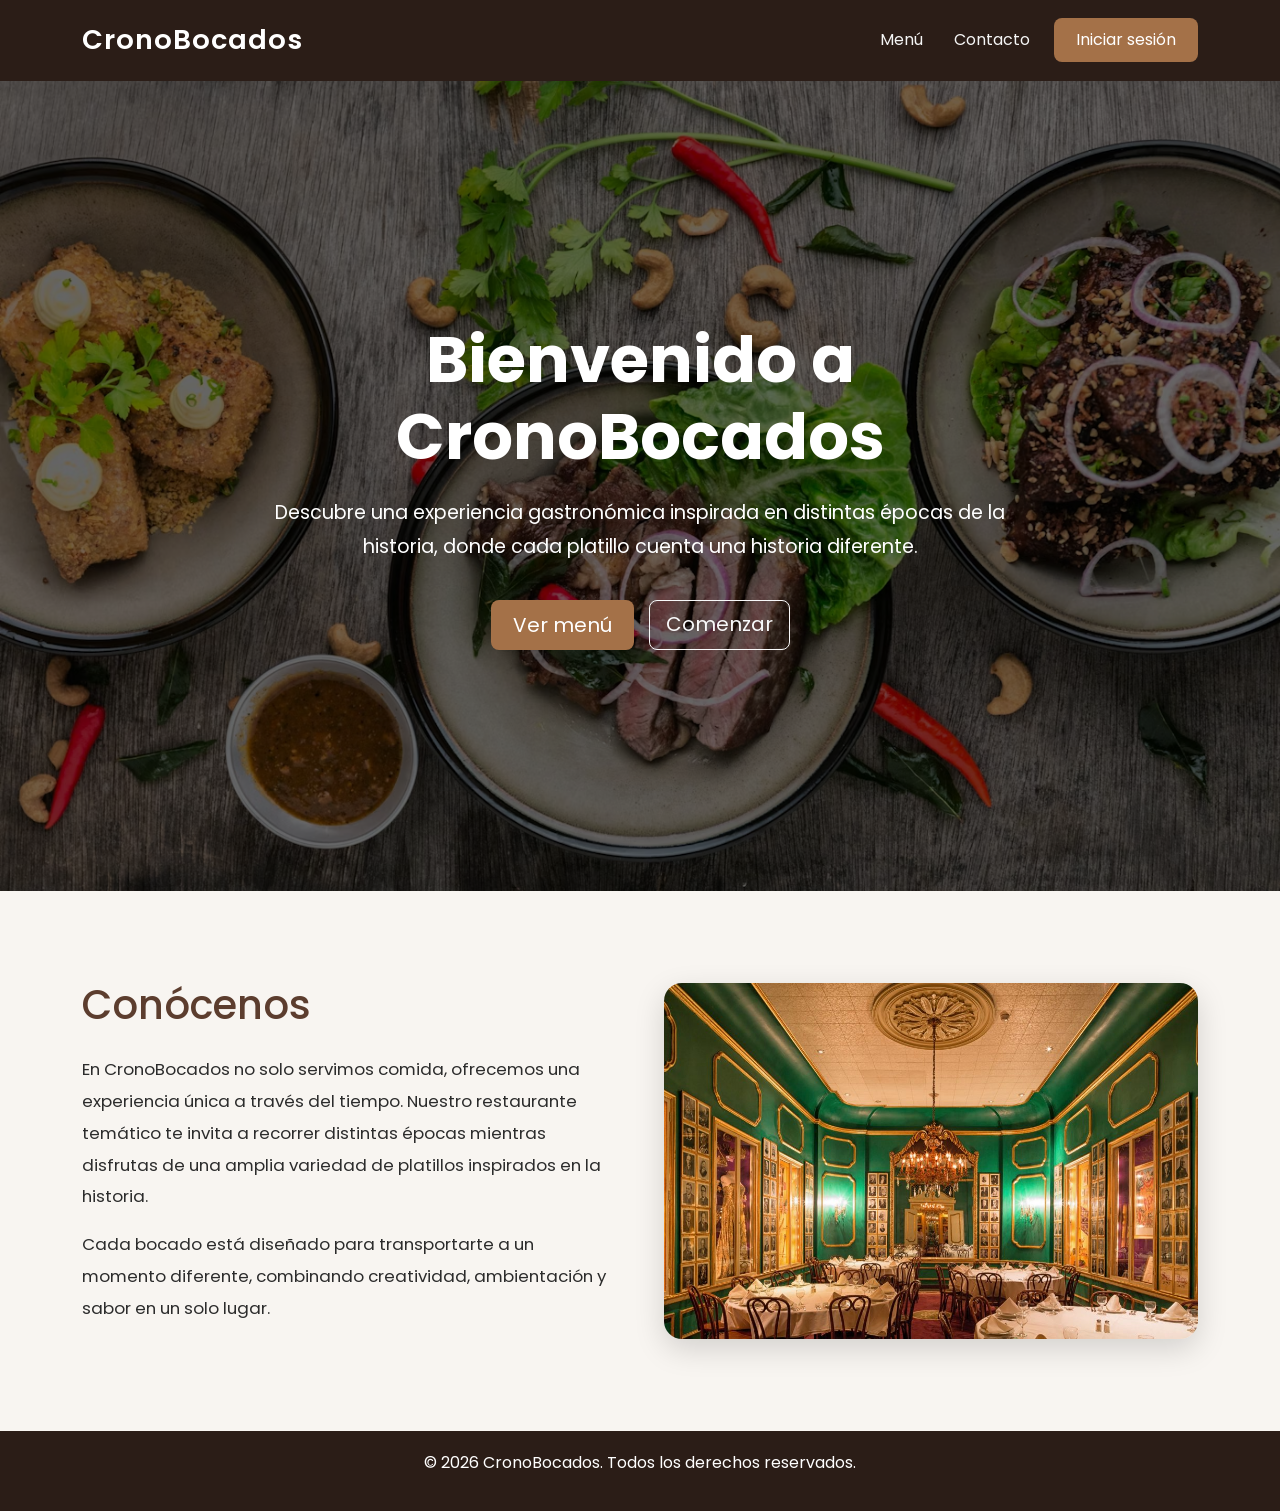
<file: index.html>
<!DOCTYPE html>
<html lang="es">

<head>
    <meta charset="UTF-8">
    <meta name="viewport" content="width=device-width, initial-scale=1.0">
    <title>CronoBocados</title>

    <link href="https://cdn.jsdelivr.net/npm/bootstrap@5.3.3/dist/css/bootstrap.min.css" rel="stylesheet">
    <link rel="preconnect" href="https://fonts.googleapis.com">
    <link href="https://fonts.googleapis.com/css2?family=Poppins:wght@300;400;500;600;700&display=swap"
        rel="stylesheet">
    <link rel="stylesheet" href="css/styles.css">
</head>

<body>

    <!-- NAVBAR -->
    <nav class="navbar navbar-expand-lg navbar-dark custom-navbar">
        <div class="container">

            <a class="navbar-brand fw-semibold" href="#">
                CronoBocados
            </a>

            <button class="navbar-toggler" type="button" data-bs-toggle="collapse" data-bs-target="#navbarNav">
                <span class="navbar-toggler-icon"></span>
            </button>

            <div class="collapse navbar-collapse" id="navbarNav">

                <ul class="navbar-nav ms-auto align-items-center">

                    <li class="nav-item">
                        <a class="nav-link" href="menu.html">Menú</a>
                    </li>

                    <li class="nav-item">
                        <a class="nav-link" href="contacto.html">Contacto</a>
                    </li>

                    <li class="nav-item">
                        <a class="btn btn-custom ms-3" href="login.html">
                            Iniciar sesión
                        </a>
                    </li>

                </ul>

            </div>
        </div>
    </nav>

    <!-- HERO -->
    <section class="hero-section">

        <div class="overlay"></div>

        <div class="container hero-content">

            <h1>
                Bienvenido a CronoBocados
            </h1>

            <p>
                Descubre una experiencia gastronómica inspirada en distintas épocas de la historia,
                donde cada platillo cuenta una historia diferente.
            </p>

            <div class="hero-buttons">

                <a href="menu.html" class="btn btn-custom btn-lg">
                    Ver menú
                </a>

                <a href="login.html" class="btn btn-outline-light btn-lg">
                    Comenzar
                </a>

            </div>

        </div>

    </section>

    <!-- CONÓCENOS -->
    <section class="about-section">

        <div class="container">

            <div class="row align-items-center g-5">

                <div class="col-lg-6">

                    <h2>
                        Conócenos
                    </h2>

                    <p>
                        En CronoBocados no solo servimos comida, ofrecemos una experiencia única
                        a través del tiempo. Nuestro restaurante temático te invita a recorrer
                        distintas épocas mientras disfrutas de una amplia variedad de platillos
                        inspirados en la historia.
                    </p>

                    <p>
                        Cada bocado está diseñado para transportarte a un momento diferente,
                        combinando creatividad, ambientación y sabor en un solo lugar.
                    </p>

                </div>

                <div class="col-lg-6 text-center">

                    <img src="/img/restaurante.jpg"
                        class="img-fluid about-image" alt="Restaurante">

                </div>

            </div>

        </div>

    </section>

    <!-- FOOTER -->
    <footer class="footer">

        <div class="container text-center">

            <p>
                © 2026 CronoBocados. Todos los derechos reservados.
            </p>

        </div>

    </footer>

    <script src="https://cdn.jsdelivr.net/npm/bootstrap@5.3.3/dist/js/bootstrap.bundle.min.js"></script>

</body>

</html>
</file>
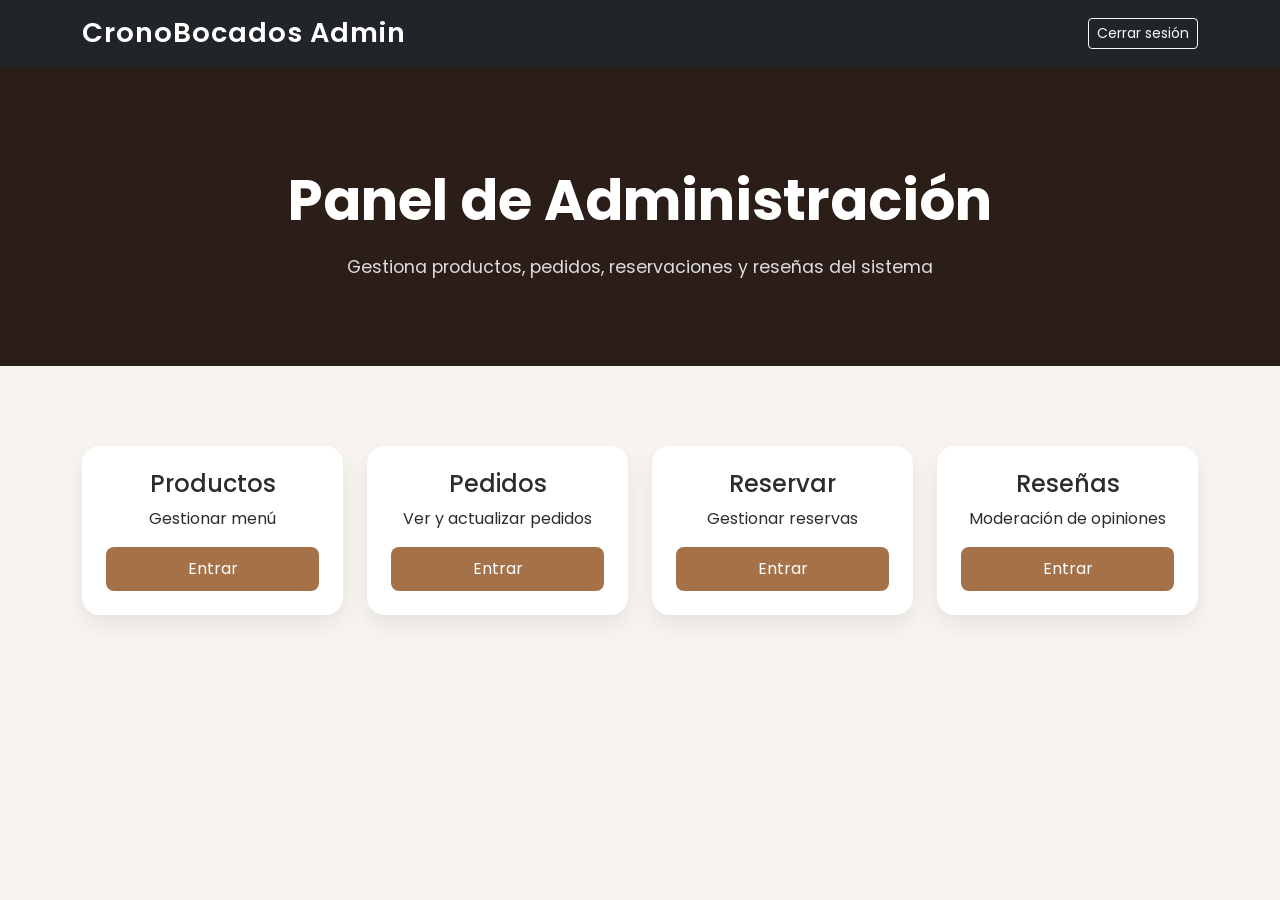
<file: admin.html>
<!DOCTYPE html>
<html lang="es">

<head>

    <meta charset="UTF-8">

    <meta name="viewport" content="width=device-width, initial-scale=1.0">

    <title>Admin | CronoBocados</title>

    <link href="https://cdn.jsdelivr.net/npm/bootstrap@5.3.3/dist/css/bootstrap.min.css" rel="stylesheet">

    <link rel="preconnect" href="https://fonts.googleapis.com">

    <link href="https://fonts.googleapis.com/css2?family=Poppins:wght@300;400;500;600;700&display=swap"
        rel="stylesheet">

    <link rel="stylesheet" href="css/styles.css">

</head>

<body>

<!-- NAVBAR ADMIN -->

<nav class="navbar navbar-dark bg-dark">

    <div class="container">

        <a class="navbar-brand fw-semibold" href="admin.html">
            CronoBocados Admin
        </a>

        <div class="ms-auto">
            <a href="index.html" class="btn btn-outline-light btn-sm">
                Cerrar sesión
            </a>
        </div>

    </div>

</nav>

<!-- HEADER -->

<section class="menu-header">

    <div class="container text-center">

        <h1>Panel de Administración</h1>

        <p>Gestiona productos, pedidos, reservaciones y reseñas del sistema</p>

    </div>

</section>

<!-- CONTENIDO -->

<section class="menu-section">

    <div class="container">

        <div class="row g-4">

            <div class="col-md-6 col-lg-3">

                <div class="menu-card text-center p-4">

                    <h4>Productos</h4>

                    <p>Gestionar menú</p>

                    <a href="admin_productos.html" class="btn btn-custom w-100">Entrar</a>

                </div>

            </div>

            <div class="col-md-6 col-lg-3">

                <div class="menu-card text-center p-4">

                    <h4>Pedidos</h4>

                    <p>Ver y actualizar pedidos</p>

                    <a href="admin_pedidos.html" class="btn btn-custom w-100">Entrar</a>

                </div>

            </div>

            <div class="col-md-6 col-lg-3">

                <div class="menu-card text-center p-4">

                    <h4>Reservar</h4>

                    <p>Gestionar reservas</p>

                    <a href="admin_reservaciones.html" class="btn btn-custom w-100">Entrar</a>

                </div>

            </div>

            <div class="col-md-6 col-lg-3">

                <div class="menu-card text-center p-4">

                    <h4>Reseñas</h4>

                    <p>Moderación de opiniones</p>

                    <a href="admin_resenas.html" class="btn btn-custom w-100">Entrar</a>

                </div>

            </div>

        </div>

    </div>

</section>

<script src="https://cdn.jsdelivr.net/npm/bootstrap@5.3.3/dist/js/bootstrap.bundle.min.js"></script>

</body>

</html>
</file>
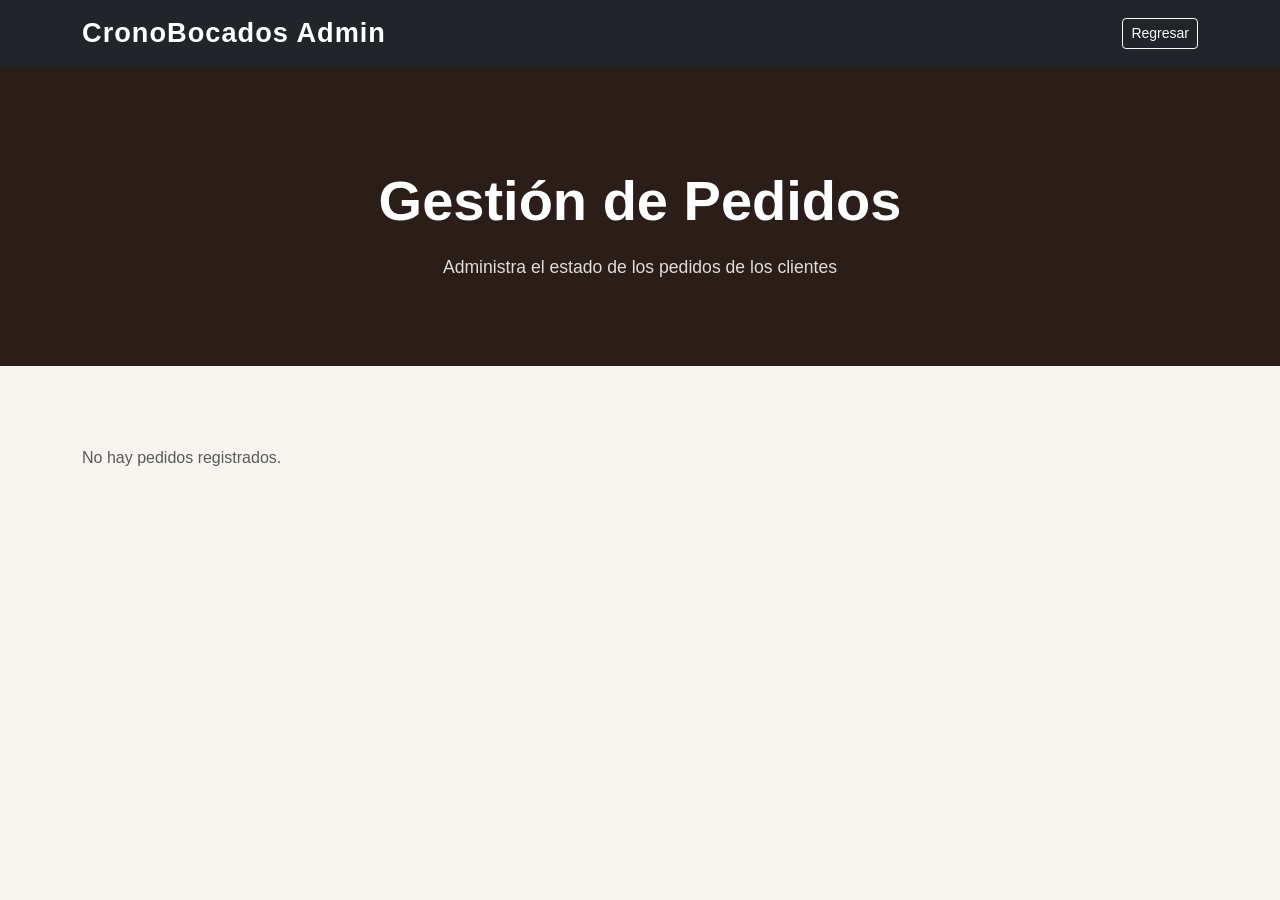
<file: admin_pedidos.html>
<!DOCTYPE html>
<html lang="es">

<head>

    <meta charset="UTF-8">

    <meta name="viewport" content="width=device-width, initial-scale=1.0">

    <title>Admin Pedidos | CronoBocados</title>

    <link href="https://cdn.jsdelivr.net/npm/bootstrap@5.3.3/dist/css/bootstrap.min.css" rel="stylesheet">

    <link rel="stylesheet" href="css/styles.css">

</head>

<body>

<!-- NAVBAR -->

<nav class="navbar navbar-dark bg-dark">

    <div class="container">

        <a class="navbar-brand fw-semibold" href="admin.html">
            CronoBocados Admin
        </a>
        <a href="admin.html" class="btn btn-outline-light btn-sm">Regresar</a>

    </div>

</nav>

<!-- HEADER -->

<section class="menu-header">

    <div class="container text-center">

        <h1>Gestión de Pedidos</h1>

        <p>Administra el estado de los pedidos de los clientes</p>

    </div>

</section>

<!-- CONTENIDO -->

<section class="menu-section">

    <div class="container">

        <p class="text-muted" id="sinPedidosAdmin">
            No hay pedidos registrados.
        </p>

        <div id="listaPedidosAdmin"></div>

    </div>

</section>

<!-- TEMPLATE -->

<template id="pedidoAdminTemplate">

    <div class="menu-card p-4 mb-3">

        <div class="d-flex justify-content-between align-items-center">

            <h5>Pedido #<span class="pedido-id"></span></h5>

            <select class="form-select w-auto pedido-estado">

                <option value="Pendiente">Pendiente</option>
                <option value="En proceso">En proceso</option>
                <option value="Entregado">Entregado</option>

            </select>

        </div>

        <hr>

        <p><strong>Fecha:</strong> <span class="pedido-fecha"></span></p>

        <p><strong>Total:</strong> $<span class="pedido-total"></span></p>

        <p><strong>Productos:</strong></p>

        <ul class="pedido-productos"></ul>

    </div>

</template>

<script src="js/admin_pedidos.js"></script>

</body>

</html>
</file>
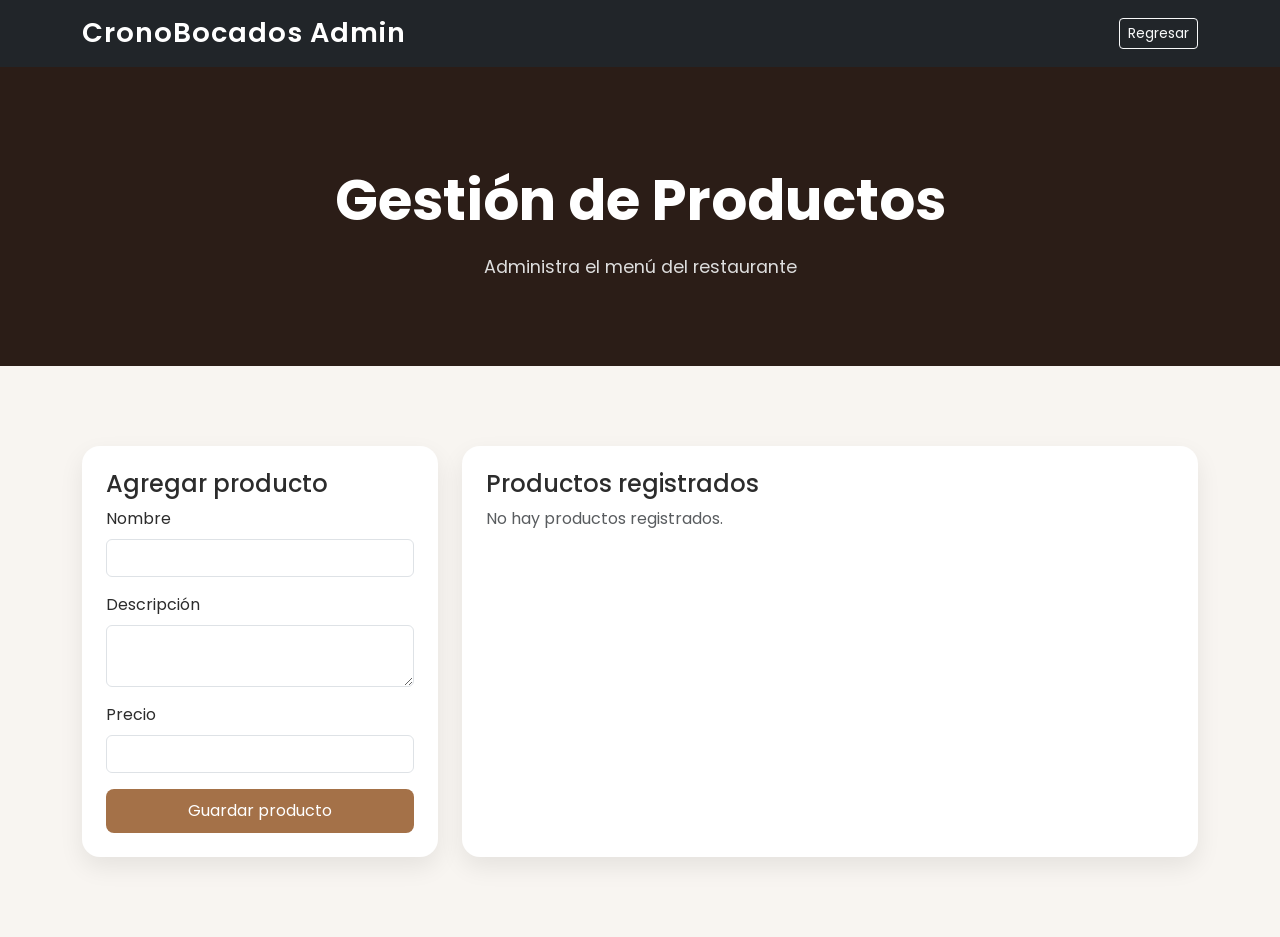
<file: admin_productos.html>
<!DOCTYPE html>
<html lang="es">

<head>

    <meta charset="UTF-8">

    <meta name="viewport" content="width=device-width, initial-scale=1.0">

    <title>Admin Productos | CronoBocados</title>

    <link href="https://cdn.jsdelivr.net/npm/bootstrap@5.3.3/dist/css/bootstrap.min.css" rel="stylesheet">

    <link rel="preconnect" href="https://fonts.googleapis.com">

    <link href="https://fonts.googleapis.com/css2?family=Poppins:wght@300;400;500;600;700&display=swap"
        rel="stylesheet">

    <link rel="stylesheet" href="css/styles.css">

</head>

<body>

<!-- NAVBAR -->

<nav class="navbar navbar-dark bg-dark">

    <div class="container">

        <a class="navbar-brand fw-semibold" href="admin.html">
            CronoBocados Admin
        </a>
        <a href="admin.html" class="btn btn-outline-light btn-sm">Regresar</a>

    </div>

</nav>

<!-- HEADER -->

<section class="menu-header">

    <div class="container text-center">

        <h1>Gestión de Productos</h1>

        <p>Administra el menú del restaurante</p>

    </div>

</section>

<!-- CONTENIDO -->

<section class="menu-section">

    <div class="container">

        <div class="row g-4">

            <!-- FORMULARIO -->

            <div class="col-lg-4">

                <div class="menu-card p-4">

                    <h4>Agregar producto</h4>

                    <form id="formProducto">

                        <div class="mb-3">

                            <label class="form-label">Nombre</label>

                            <input type="text" class="form-control" name="nombre" required>

                        </div>

                        <div class="mb-3">

                            <label class="form-label">Descripción</label>

                            <textarea class="form-control" name="descripcion" required></textarea>

                        </div>

                        <div class="mb-3">

                            <label class="form-label">Precio</label>

                            <input type="number" class="form-control" name="precio" required>

                        </div>

                        <button type="submit" class="btn btn-custom w-100">
                            Guardar producto
                        </button>

                    </form>

                </div>

            </div>

            <!-- LISTA DE PRODUCTOS -->

            <div class="col-lg-8">

                <div class="menu-card p-4">

                    <h4>Productos registrados</h4>

                    <p class="text-muted" id="sinProductos">
                        No hay productos registrados.
                    </p>

                    <div id="listaProductos"></div>

                </div>

            </div>

        </div>

    </div>

</section>

<!-- TEMPLATE PRODUCTO -->

<template id="productoTemplate">

    <div class="menu-card p-3 mb-3">

        <div class="d-flex justify-content-between align-items-center">

            <h5 class="producto-nombre"></h5>

            <span class="badge bg-dark producto-precio"></span>

        </div>

        <p class="producto-descripcion"></p>

        <div class="d-flex gap-2">

            <button class="btn btn-sm btn-warning btn-editar">Editar</button>

            <button class="btn btn-sm btn-danger btn-eliminar">Eliminar</button>

        </div>

    </div>

</template>

<script src="https://cdn.jsdelivr.net/npm/bootstrap@5.3.3/dist/js/bootstrap.bundle.min.js"></script>

<script src="js/productos.js"></script>
<script src="js/admin_productos.js"></script>
</body>

</html>
</file>
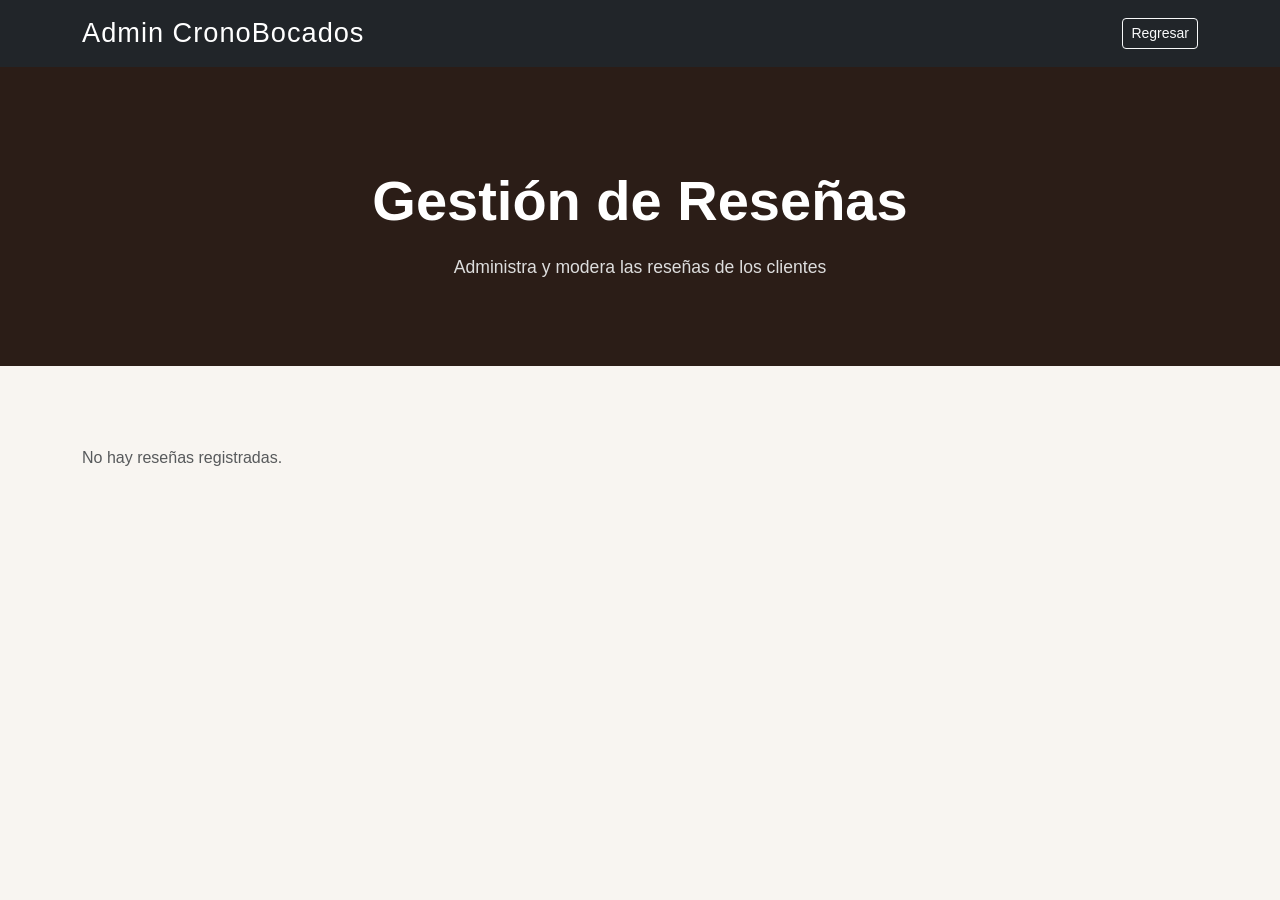
<file: admin_resenas.html>
<!DOCTYPE html>
<html lang="es">

<head>

    <meta charset="UTF-8">

    <meta name="viewport" content="width=device-width, initial-scale=1.0">

    <title>Admin Reseñas | CronoBocados</title>
    <link href="https://cdn.jsdelivr.net/npm/bootstrap@5.3.3/dist/css/bootstrap.min.css" rel="stylesheet">

    <link rel="stylesheet" href="css/styles.css">

</head>

<body>

<!-- NAVBAR -->

<nav class="navbar navbar-dark bg-dark">

    <div class="container">

        <a class="navbar-brand" href="admin.html">

            Admin CronoBocados

        </a>

        <a href="admin.html" class="btn btn-outline-light btn-sm">

            Regresar

        </a>

    </div>

</nav>

<!-- HEADER -->

<section class="menu-header">

    <div class="container text-center">

        <h1>Gestión de Reseñas</h1>

        <p>Administra y modera las reseñas de los clientes</p>

    </div>

</section>

<!-- CONTENIDO -->

<section class="menu-section">

    <div class="container">

        <p class="text-muted" id="sinResenasAdmin">

            No hay reseñas registradas.

        </p>

        <div id="listaResenasAdmin"></div>

    </div>

</section>

<!-- TEMPLATE -->

<template id="resenaAdminTemplate">

    <div class="menu-card p-4 mb-3 resena-card">

        <div class="d-flex justify-content-between align-items-center">

            <h5>

                Reseña #<span class="resena-id"></span>

            </h5>

            <span class="badge bg-warning text-dark">

                <span class="resena-rating"></span>

            </span>

        </div>

        <hr>

        <p>

            <strong>Usuario:</strong>

            <span class="resena-usuario"></span>

        </p>

        <p>

            <strong>Comentario:</strong>

        </p>

        <p class="resena-comentario"></p>

        <div class="mt-3">

            <button class="btn btn-danger btn-eliminar">

                Eliminar reseña

            </button>

        </div>

    </div>

</template>

<script src="js/admin_resenas.js"></script>

</body>

</html>
</file>
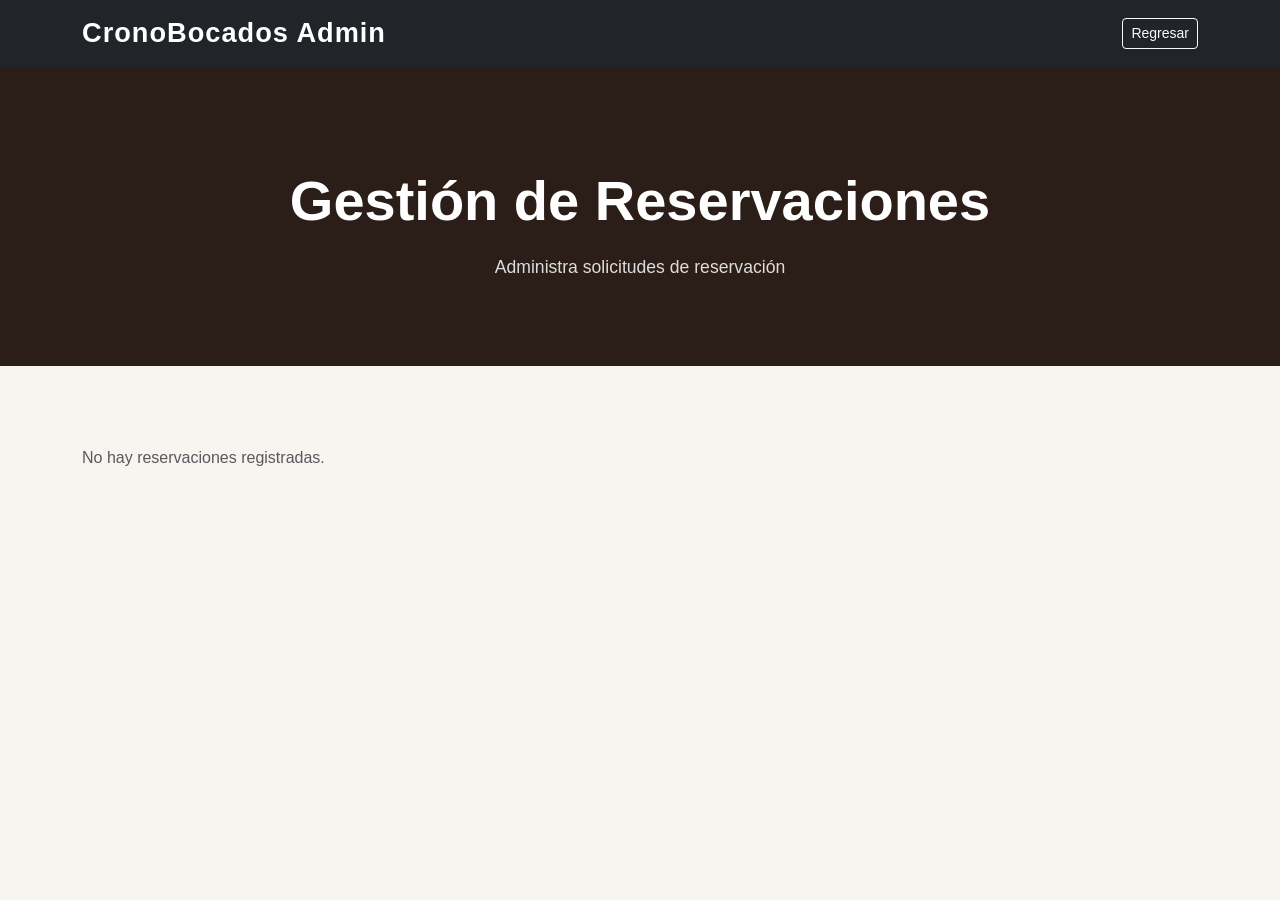
<file: admin_reservaciones.html>
<!DOCTYPE html>
<html lang="es">

<head>

    <meta charset="UTF-8">

    <meta name="viewport" content="width=device-width, initial-scale=1.0">

    <title>Admin Reservaciones | CronoBocados</title>

    <link href="https://cdn.jsdelivr.net/npm/bootstrap@5.3.3/dist/css/bootstrap.min.css" rel="stylesheet">

    <link rel="stylesheet" href="css/styles.css">

</head>

<body>

    <!-- NAVBAR -->

    <nav class="navbar navbar-dark bg-dark">

        <div class="container">

        <a class="navbar-brand fw-semibold" href="admin.html">
            CronoBocados Admin
        </a>

            <a href="admin.html" class="btn btn-outline-light btn-sm">

                Regresar

            </a>

        </div>

    </nav>

    <!-- HEADER -->

    <section class="menu-header">

        <div class="container text-center">

            <h1>Gestión de Reservaciones</h1>

            <p>Administra solicitudes de reservación</p>

        </div>

    </section>

    <!-- CONTENIDO -->

    <section class="menu-section">

        <div class="container">

            <p class="text-muted" id="sinReservaciones">

                No hay reservaciones registradas.

            </p>

            <div id="listaReservaciones"></div>

        </div>

    </section>

    <!-- TEMPLATE -->

    <template id="reservacionTemplate">

        <div class="menu-card p-4 mb-3">

            <div class="d-flex justify-content-between align-items-center">

                <h5>
                    Reservación #<span class="res-id"></span>
                </h5>

                <span class="badge bg-warning text-dark estado-badge">
                    Pendiente
                </span>

            </div>

            <hr>

            <p>
                <strong>Cliente:</strong>
                <span class="res-cliente"></span>
            </p>

            <p>
                <strong>Fecha:</strong>
                <span class="res-fecha"></span>
            </p>

            <p>
                <strong>Hora:</strong>
                <span class="res-hora"></span>
            </p>

            <p>
                <strong>Personas:</strong>
                <span class="res-personas"></span>
            </p>

            <p>
                <strong>Notas:</strong>
                <span class="res-notas"></span>
            </p>

            <div class="d-flex gap-2 mt-3">

                <button class="btn btn-success btn-aceptar">
                    Aceptar
                </button>

                <button class="btn btn-danger btn-rechazar">
                    Rechazar
                </button>

            </div>

        </div>

    </template>

    <script src="js/admin_reservaciones.js"></script>

</body>

</html>
</file>
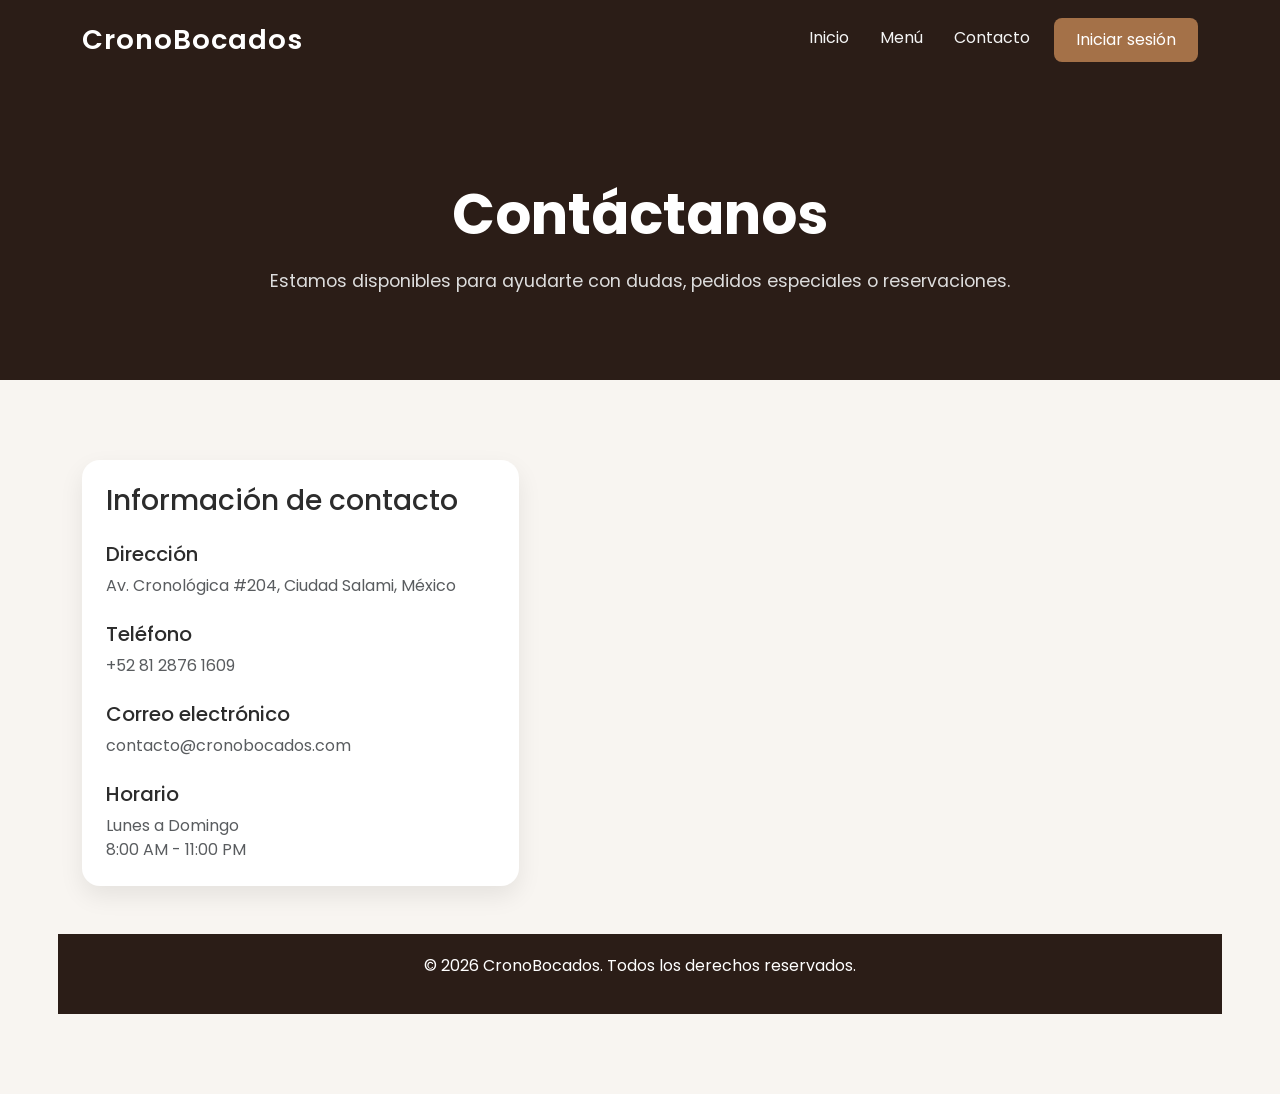
<file: contacto.html>
<!DOCTYPE html>
<html lang="es">

<head>

    <meta charset="UTF-8">

    <meta name="viewport" content="width=device-width, initial-scale=1.0">

    <title>Contacto | CronoBocados</title>

    <link href="https://cdn.jsdelivr.net/npm/bootstrap@5.3.3/dist/css/bootstrap.min.css" rel="stylesheet">
    <link rel="preconnect" href="https://fonts.googleapis.com">

    <link href="https://fonts.googleapis.com/css2?family=Poppins:wght@300;400;500;600;700&display=swap"
        rel="stylesheet">
    <link rel="stylesheet" href="css/styles.css">

</head>

<body>

    <!-- NAVBAR -->

    <nav class="navbar navbar-expand-lg navbar-dark custom-navbar">

        <div class="container">

            <a class="navbar-brand fw-semibold" href="index.html">

                CronoBocados

            </a>

            <button class="navbar-toggler" type="button" data-bs-toggle="collapse" data-bs-target="#navbarNav">

                <span class="navbar-toggler-icon"></span>

            </button>

            <div class="collapse navbar-collapse" id="navbarNav">

                <ul class="navbar-nav ms-auto">

                    <li class="nav-item">

                        <a class="nav-link" href="index.html">

                            Inicio

                        </a>

                    </li>

                    <li class="nav-item">

                        <a class="nav-link" href="menu.html">

                            Menú

                        </a>

                    </li>

                    <li class="nav-item">

                        <a class="nav-link active" href="contacto.html">

                            Contacto

                        </a>

                    </li>

                    <li class="nav-item">

                        <a class="btn btn-custom ms-3" href="login.html">

                            Iniciar sesión

                        </a>

                    </li>

                </ul>

            </div>

        </div>

    </nav>

    <!-- HEADER -->

    <section class="menu-header">

        <div class="container text-center">

            <h1>

                Contáctanos

            </h1>

            <p>

                Estamos disponibles para ayudarte con dudas, pedidos especiales o reservaciones.

            </p>

        </div>

    </section>

    <!-- CONTACTO -->

    <section class="menu-section">

        <div class="container">

            <div class="row g-5 align-items-start">

                <!-- INFORMACIÓN -->

                <div class="col-lg-5">

                    <div class="menu-card p-4 h-100">

                        <h3 class="mb-4">

                            Información de contacto

                        </h3>

                        <div class="mb-4">

                            <h5>

                                Dirección

                            </h5>

                            <p class="text-muted mb-0">

                                Av. Cronológica #204,
                                Ciudad Salami, México

                            </p>

                        </div>

                        <div class="mb-4">

                            <h5>

                                Teléfono

                            </h5>

                            <p class="text-muted mb-0">

                                +52 81 2876 1609

                            </p>

                        </div>

                        <div class="mb-4">

                            <h5>

                                Correo electrónico

                            </h5>

                            <p class="text-muted mb-0">

                                contacto@cronobocados.com

                            </p>

                        </div>

                        <div>

                            <h5>

                                Horario

                            </h5>

                            <p class="text-muted mb-0">

                                Lunes a Domingo
                                <br>
                                8:00 AM - 11:00 PM

                            </p>

                        </div>

                    </div>

                </div>

                <!-- FOOTER -->

                <footer class="footer">

                    <div class="container text-center">

                        <p>

                            © 2026 CronoBocados. Todos los derechos reservados.

                        </p>

                    </div>

                </footer>

                <!-- Bootstrap -->

                <script src="https://cdn.jsdelivr.net/npm/bootstrap@5.3.3/dist/js/bootstrap.bundle.min.js"></script>

</body>

</html>
</file>
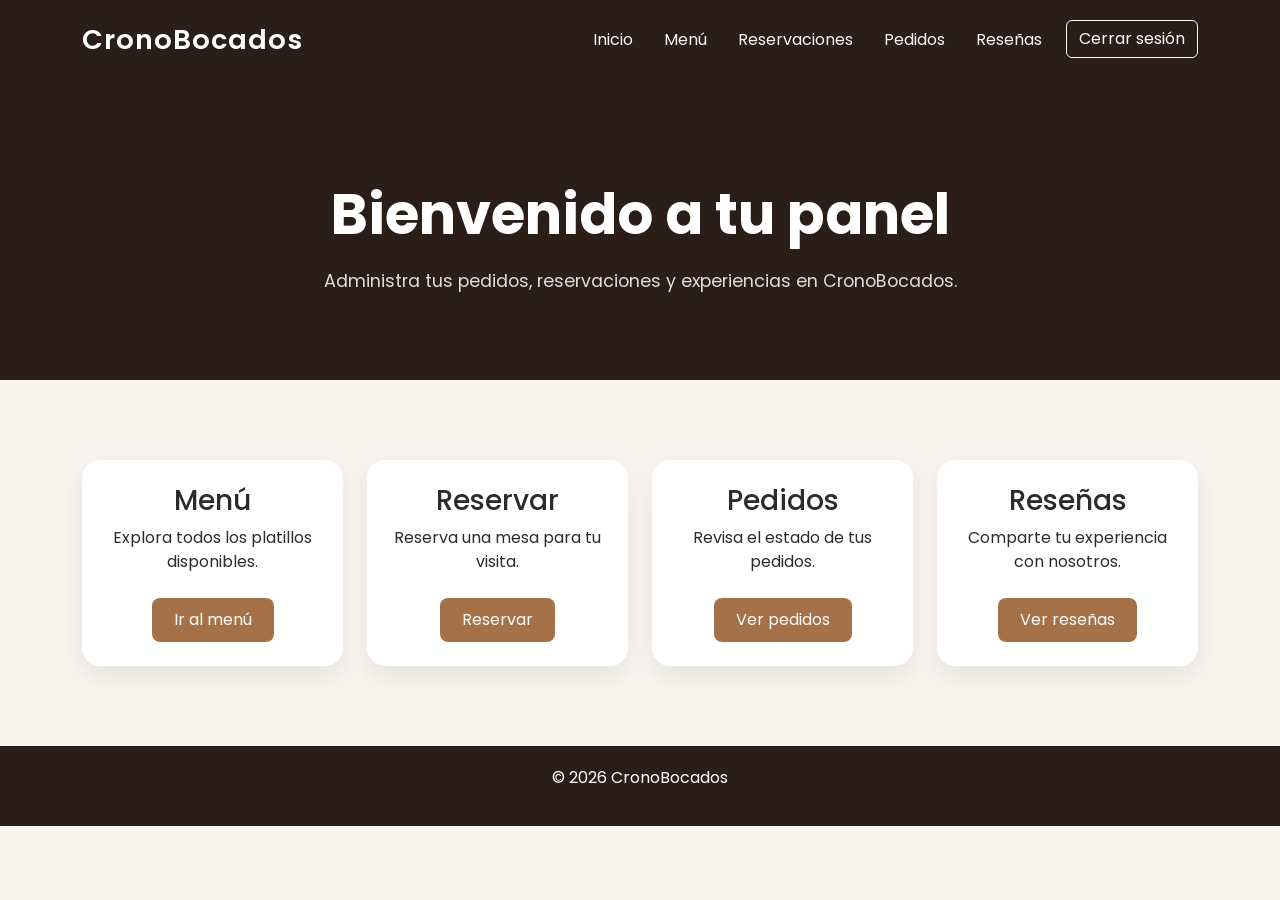
<file: dashboard.html>
<!DOCTYPE html>
<html lang="es">

<head>

    <meta charset="UTF-8">

    <meta name="viewport" content="width=device-width, initial-scale=1.0">

    <title>Dashboard | CronoBocados</title>

    <link href="https://cdn.jsdelivr.net/npm/bootstrap@5.3.3/dist/css/bootstrap.min.css" rel="stylesheet">

    <link rel="preconnect" href="https://fonts.googleapis.com">

    <link href="https://fonts.googleapis.com/css2?family=Poppins:wght@300;400;500;600;700&display=swap"
        rel="stylesheet">

    <link rel="stylesheet" href="css/styles.css">

</head>

<body>

    <!-- NAVBAR -->

    <nav class="navbar navbar-expand-lg navbar-dark custom-navbar">

        <div class="container">

            <a class="navbar-brand fw-semibold" href="dashboard.html">
                CronoBocados
            </a>

            <button class="navbar-toggler" type="button" data-bs-toggle="collapse" data-bs-target="#navbarNav">

                <span class="navbar-toggler-icon"></span>

            </button>

            <div class="collapse navbar-collapse" id="navbarNav">

                <ul class="navbar-nav ms-auto">

                    <li class="nav-item">
                        <a class="nav-link active" href="dashboard.html">Inicio</a>
                    </li>

                    <li class="nav-item">
                        <a class="nav-link" href="menu_usuario.html">Menú</a>
                    </li>

                    <li class="nav-item">
                        <a class="nav-link" href="reservaciones.html">Reservaciones</a>
                    </li>

                    <li class="nav-item">
                        <a class="nav-link" href="pedidos.html">Pedidos</a>
                    </li>

                    <li class="nav-item">
                        <a class="nav-link" href="resenas.html">Reseñas</a>
                    </li>

                    <li class="nav-item ms-3">
                        <a class="btn btn-outline-light" href="index.html">Cerrar sesión</a>
                    </li>

                </ul>

            </div>

        </div>

    </nav>

    <!-- HERO -->

    <section class="menu-header">

        <div class="container text-center">

            <h1>Bienvenido a tu panel</h1>

            <p>Administra tus pedidos, reservaciones y experiencias en CronoBocados.</p>

        </div>

    </section>

    <!-- CARDS DASHBOARD -->

    <section class="menu-section">

        <div class="container">

            <div class="row g-4">

                <!-- MENÚ -->

                <div class="col-md-6 col-lg-3">

                    <div class="menu-card text-center p-4">

                        <h3>Menú</h3>

                        <p>Explora todos los platillos disponibles.</p>

                        <a href="menu_usuario.html" class="btn btn-custom mt-2">
                            Ir al menú
                        </a>

                    </div>

                </div>

                <!-- RESERVACIONES -->

                <div class="col-md-6 col-lg-3">

                    <div class="menu-card text-center p-4">

                        <h3>Reservar</h3>

                        <p>Reserva una mesa para tu visita.</p>

                        <a href="reservaciones.html" class="btn btn-custom mt-2">
                            Reservar
                        </a>

                    </div>

                </div>

                <!-- PEDIDOS -->

                <div class="col-md-6 col-lg-3">

                    <div class="menu-card text-center p-4">

                        <h3>Pedidos</h3>

                        <p>Revisa el estado de tus pedidos.</p>

                        <a href="pedidos.html" class="btn btn-custom mt-2">
                            Ver pedidos
                        </a>

                    </div>

                </div>

                <!-- RESEÑAS -->

                <div class="col-md-6 col-lg-3">

                    <div class="menu-card text-center p-4">

                        <h3>Reseñas</h3>

                        <p>Comparte tu experiencia con nosotros.</p>

                        <a href="resenas.html" class="btn btn-custom mt-2">
                            Ver reseñas
                        </a>

                    </div>

                </div>

            </div>

        </div>

    </section>

    <!-- FOOTER -->

    <footer class="footer">

        <div class="container text-center">

            <p>© 2026 CronoBocados</p>

        </div>

    </footer>

    <script src="https://cdn.jsdelivr.net/npm/bootstrap@5.3.3/dist/js/bootstrap.bundle.min.js"></script>

</body>

</html>
</file>
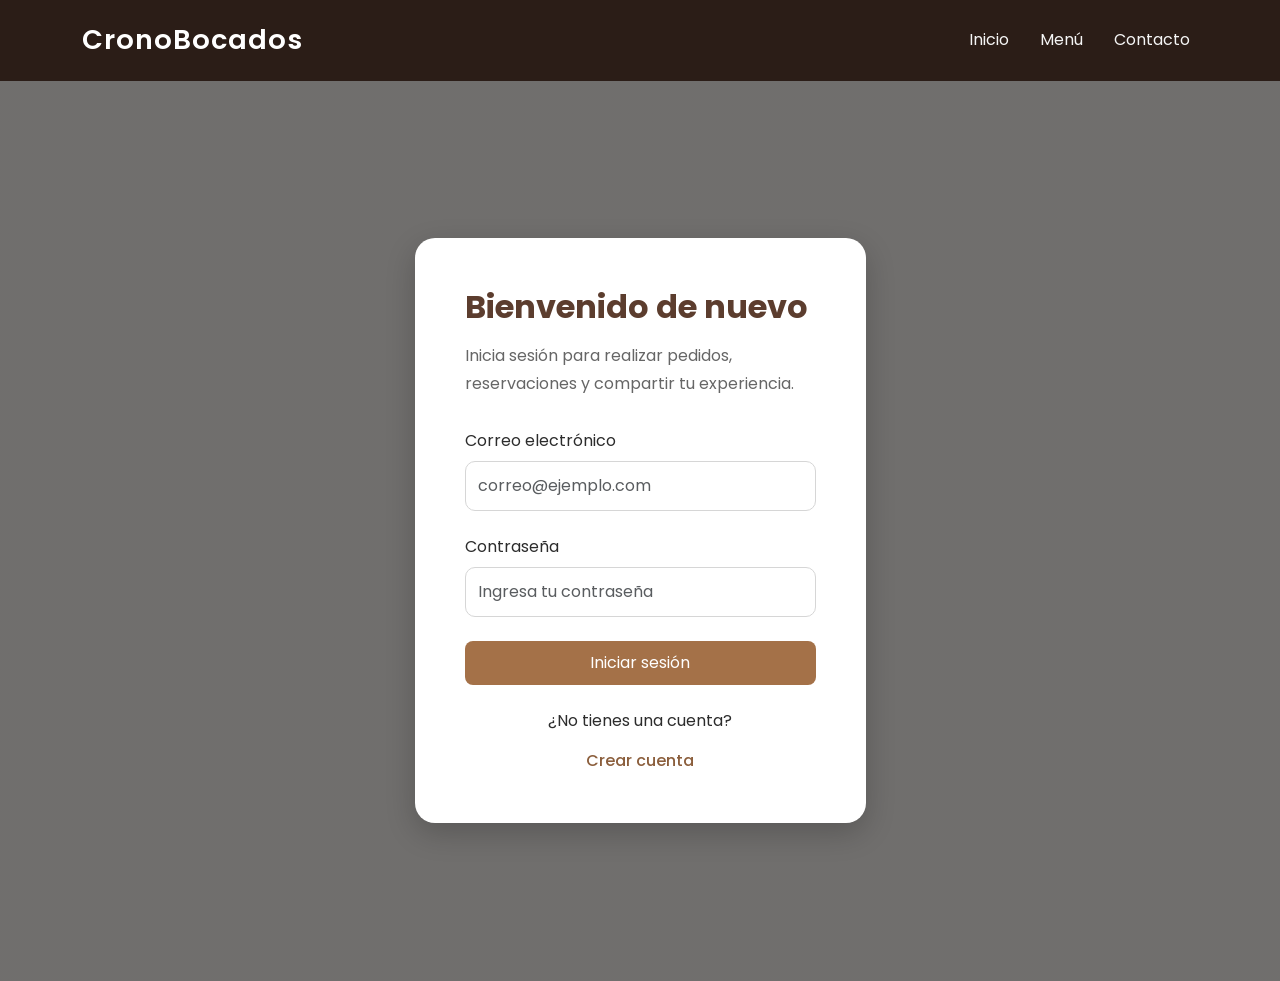
<file: login.html>
<!DOCTYPE html>
<html lang="es">

<head>

    <meta charset="UTF-8">

    <meta name="viewport" content="width=device-width, initial-scale=1.0">

    <title>Iniciar Sesión | CronoBocados</title>

    <!-- Bootstrap -->

    <link href="https://cdn.jsdelivr.net/npm/bootstrap@5.3.3/dist/css/bootstrap.min.css" rel="stylesheet">

    <!-- Google Fonts -->

    <link rel="preconnect" href="https://fonts.googleapis.com">

    <link href="https://fonts.googleapis.com/css2?family=Poppins:wght@300;400;500;600;700&display=swap"
        rel="stylesheet">

    <!-- CSS -->

    <link rel="stylesheet" href="css/styles.css">

</head>

<body>

    <!-- NAVBAR -->

    <nav class="navbar navbar-expand-lg navbar-dark custom-navbar">

        <div class="container">

            <a class="navbar-brand fw-semibold" href="index.html">

                CronoBocados

            </a>

            <button class="navbar-toggler" type="button" data-bs-toggle="collapse" data-bs-target="#navbarNav">

                <span class="navbar-toggler-icon"></span>

            </button>

            <div class="collapse navbar-collapse" id="navbarNav">

                <ul class="navbar-nav ms-auto">

                    <li class="nav-item">

                        <a class="nav-link" href="index.html">

                            Inicio

                        </a>

                    </li>

                    <li class="nav-item">

                        <a class="nav-link" href="menu.html">

                            Menú

                        </a>

                    </li>

                    <li class="nav-item">

                        <a class="nav-link" href="contacto.html">

                            Contacto

                        </a>

                    </li>

                </ul>

            </div>

        </div>

    </nav>

    <!-- LOGIN -->

    <section class="login-section">

        <div class="container">

            <div class="row justify-content-center">

                <div class="col-lg-5">

                    <div class="login-card">

                        <h2>
                            Bienvenido de nuevo
                        </h2>

                        <p class="login-text">

                            Inicia sesión para realizar pedidos,
                            reservaciones y compartir tu experiencia.

                        </p>

                        <form id="loginForm">

                            <div class="mb-4">

                                <label class="form-label">
                                    Correo electrónico
                                </label>

                                <input type="email" id="loginCorreo" class="form-control custom-input"
                                    placeholder="correo@ejemplo.com" required>

                            </div>

                            <div class="mb-4">

                                <label class="form-label">
                                    Contraseña
                                </label>

                                <input type="password" id="loginPassword" class="form-control custom-input"
                                    placeholder="Ingresa tu contraseña" required>

                            </div>

                            <button type="submit" class="btn btn-custom w-100">

                                Iniciar sesión

                            </button>

                        </form>

                        <div class="text-center mt-4">

                            <p>
                                ¿No tienes una cuenta?
                            </p>

                            <a href="registro.html" class="register-link">

                                Crear cuenta

                            </a>

                        </div>

                    </div>

                </div>

            </div>

        </div>

    </section>

    <!-- Bootstrap JS -->

    <script src="https://cdn.jsdelivr.net/npm/bootstrap@5.3.3/dist/js/bootstrap.bundle.min.js"></script>

    <!-- JS -->

    <script src="js/app.js"></script>

</body>

</html>
</file>
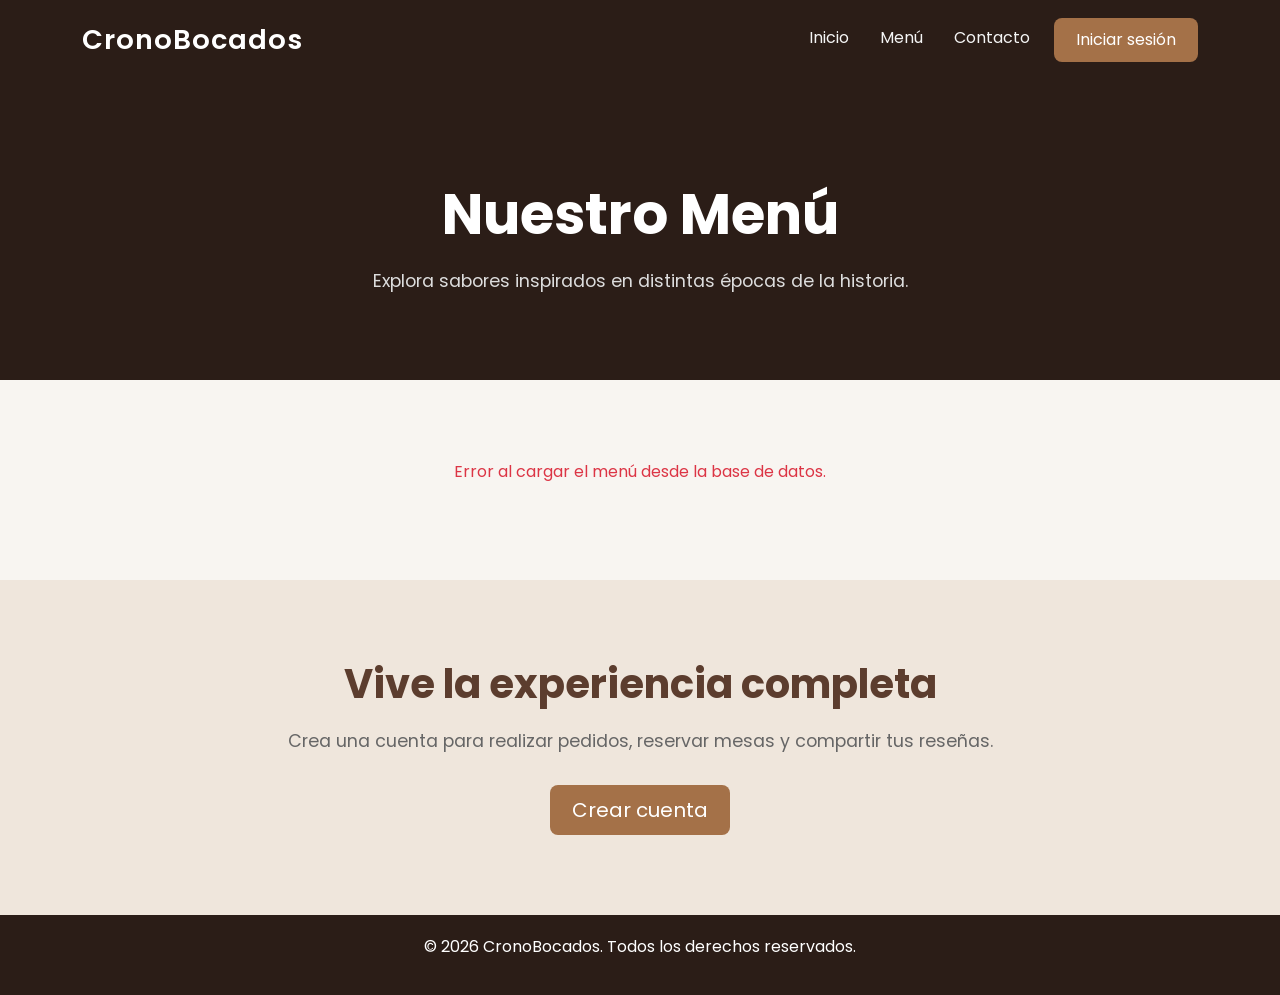
<file: menu.html>
<!DOCTYPE html>
<html lang="es">

<head>

    <meta charset="UTF-8">

    <meta name="viewport" content="width=device-width, initial-scale=1.0">

    <title>Menú | CronoBocados</title>

    <!-- Bootstrap -->

    <link href="https://cdn.jsdelivr.net/npm/bootstrap@5.3.3/dist/css/bootstrap.min.css" rel="stylesheet">

    <!-- Google Fonts -->

    <link rel="preconnect" href="https://fonts.googleapis.com">

    <link href="https://fonts.googleapis.com/css2?family=Poppins:wght@300;400;500;600;700&display=swap"
        rel="stylesheet">

    <!-- CSS -->

    <link rel="stylesheet" href="css/styles.css">

</head>

<body>

    <!-- NAVBAR -->

    <nav class="navbar navbar-expand-lg navbar-dark custom-navbar">

        <div class="container">

            <a class="navbar-brand fw-semibold" href="index.html">

                CronoBocados

            </a>

            <button class="navbar-toggler" type="button" data-bs-toggle="collapse" data-bs-target="#navbarNav">

                <span class="navbar-toggler-icon"></span>

            </button>

            <div class="collapse navbar-collapse" id="navbarNav">

                <ul class="navbar-nav ms-auto">

                    <li class="nav-item">

                        <a class="nav-link" href="index.html">

                            Inicio

                        </a>

                    </li>

                    <li class="nav-item">

                        <a class="nav-link active" href="menu.html">

                            Menú

                        </a>

                    </li>

                    <li class="nav-item">

                        <a class="nav-link" href="contacto.html">

                            Contacto

                        </a>

                    </li>

                    <li class="nav-item">

                        <a class="btn btn-custom ms-3" href="login.html">

                            Iniciar sesión

                        </a>

                    </li>

                </ul>

            </div>

        </div>

    </nav>

    <!-- HEADER -->

    <section class="menu-header">

        <div class="container text-center">

            <h1>
                Nuestro Menú
            </h1>

            <p>
                Explora sabores inspirados en distintas épocas de la historia.
            </p>

        </div>

    </section>

    <!-- MENÚ -->

    <section class="menu-section">

        <div class="container">

            <div id="contenedorMenu"></div>

        </div>

    </section>

    <!-- CTA -->

    <section class="cta-section">

        <div class="container text-center">

            <h2>
                Vive la experiencia completa
            </h2>

            <p>
                Crea una cuenta para realizar pedidos, reservar mesas y compartir tus reseñas.
            </p>

            <a href="registro.html" class="btn btn-custom btn-lg">

                Crear cuenta

            </a>

        </div>

    </section>

    <!-- FOOTER -->

    <footer class="footer">

        <div class="container text-center">

            <p>
                © 2026 CronoBocados. Todos los derechos reservados.
            </p>

        </div>

    </footer>

    <script src="https://cdn.jsdelivr.net/npm/bootstrap@5.3.3/dist/js/bootstrap.bundle.min.js"></script>
    <script src="js/productos.js"></script>
    <script src="js/menu_publico.js"></script>
</body>

</html>
</file>
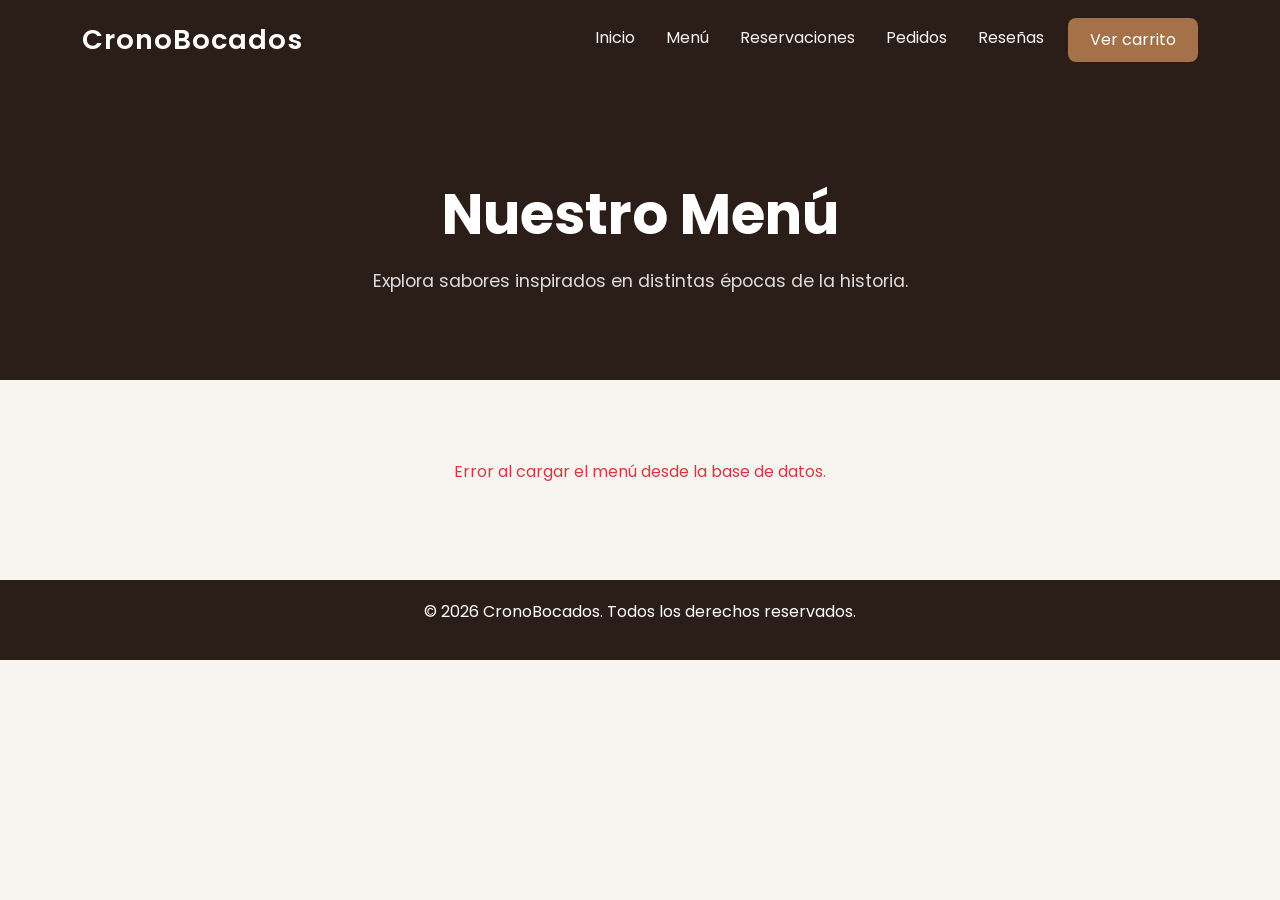
<file: menu_usuario.html>
<!DOCTYPE html>
<html lang="es">

<head>

    <meta charset="UTF-8">

    <meta name="viewport" content="width=device-width, initial-scale=1.0">

    <title>Menú | CronoBocados</title>

    <link href="https://cdn.jsdelivr.net/npm/bootstrap@5.3.3/dist/css/bootstrap.min.css" rel="stylesheet">
    <link rel="preconnect" href="https://fonts.googleapis.com">
    <link href="https://fonts.googleapis.com/css2?family=Poppins:wght@300;400;500;600;700&display=swap"
        rel="stylesheet">
    <link rel="stylesheet" href="css/styles.css">

</head>

<body>

<!-- NAVBAR -->

<nav class="navbar navbar-expand-lg navbar-dark custom-navbar">

    <div class="container">

        <a class="navbar-brand fw-semibold" href="dashboard.html">

            CronoBocados

        </a>

        <button class="navbar-toggler" type="button" data-bs-toggle="collapse" data-bs-target="#navbarNav">

            <span class="navbar-toggler-icon"></span>

        </button>

        <div class="collapse navbar-collapse" id="navbarNav">

            <ul class="navbar-nav ms-auto">

                <li class="nav-item">

                    <a class="nav-link" href="dashboard.html">

                        Inicio

                    </a>

                </li>

                <li class="nav-item">

                    <a class="nav-link active" href="menu_usuario.html">

                        Menú

                    </a>

                </li>

                <li class="nav-item">

                    <a class="nav-link" href="reservaciones.html">

                        Reservaciones

                    </a>

                </li>

                <li class="nav-item">

                    <a class="nav-link" href="pedidos.html">

                        Pedidos

                    </a>

                </li>

                <li class="nav-item">

                    <a class="nav-link" href="resenas.html">

                        Reseñas

                    </a>

                </li>

                <li class="nav-item ms-3">

                    <button 
                        class="btn btn-custom"
                        data-bs-toggle="modal"
                        data-bs-target="#carritoModal">

                        Ver carrito

                    </button>

                </li>

            </ul>

        </div>

    </div>

</nav>

<!-- HEADER -->

<section class="menu-header">

    <div class="container text-center">

        <h1>
            Nuestro Menú
        </h1>

        <p>
            Explora sabores inspirados en distintas épocas de la historia.
        </p>

    </div>

</section>

<!-- MENÚ DINÁMICO -->

<section class="menu-section">

    <div class="container">

        <div id="contenedorMenu"></div>

    </div>

</section>

<!-- MODAL CARRITO -->

<div class="modal fade" id="carritoModal" tabindex="-1">

    <div class="modal-dialog modal-dialog-centered">

        <div class="modal-content">

            <div class="modal-header">

                <h5 class="modal-title">
                    Tu pedido
                </h5>

                <button 
                    type="button"
                    class="btn-close"
                    data-bs-dismiss="modal">
                </button>

            </div>

            <div class="modal-body">

                <!-- PRODUCTOS -->

                <div id="carritoLista">

                    <p class="text-muted">

                        No hay productos seleccionados.

                    </p>

                </div>

                <hr>

                <!-- TOTAL -->

                <div class="d-flex justify-content-between align-items-center">

                    <strong>Total:</strong>

                    <strong>

                        $<span id="carritoTotal">0</span>

                    </strong>

                </div>

                <!-- AVISO -->

                <div class="alert alert-warning mt-3">

                    El máximo permitido por producto es de 99 unidades.
                    Para pedidos más grandes, favor de contactar directamente a la tienda.

                </div>

                <!-- BOTONES -->

                <div class="d-grid gap-2 mt-3">

                    <button 
                        id="btnVaciarCarrito"
                        class="btn btn-danger">

                        Vaciar carrito

                    </button>

                    <a 
                        href="contacto.html"
                        class="btn btn-outline-dark">

                        Contactar tienda

                    </a>

                </div>

            </div>

            <div class="modal-footer">

                <button 
                    type="button"
                    class="btn btn-secondary"
                    data-bs-dismiss="modal">

                    Cancelar

                </button>

                <button class="btn btn-custom">

                    Confirmar pedido

                </button>

            </div>

        </div>

    </div>

</div>

<!-- FOOTER -->

<footer class="footer">

    <div class="container text-center">

        <p>

            © 2026 CronoBocados. Todos los derechos reservados.

        </p>

    </div>

</footer>

<!-- Bootstrap -->

<script src="https://cdn.jsdelivr.net/npm/bootstrap@5.3.3/dist/js/bootstrap.bundle.min.js"></script>

<!-- JS -->

<script src="js/productos.js"></script>

<script src="js/menu_usuario.js"></script>

<script src="js/carrito.js"></script>

</body>

</html>
</file>
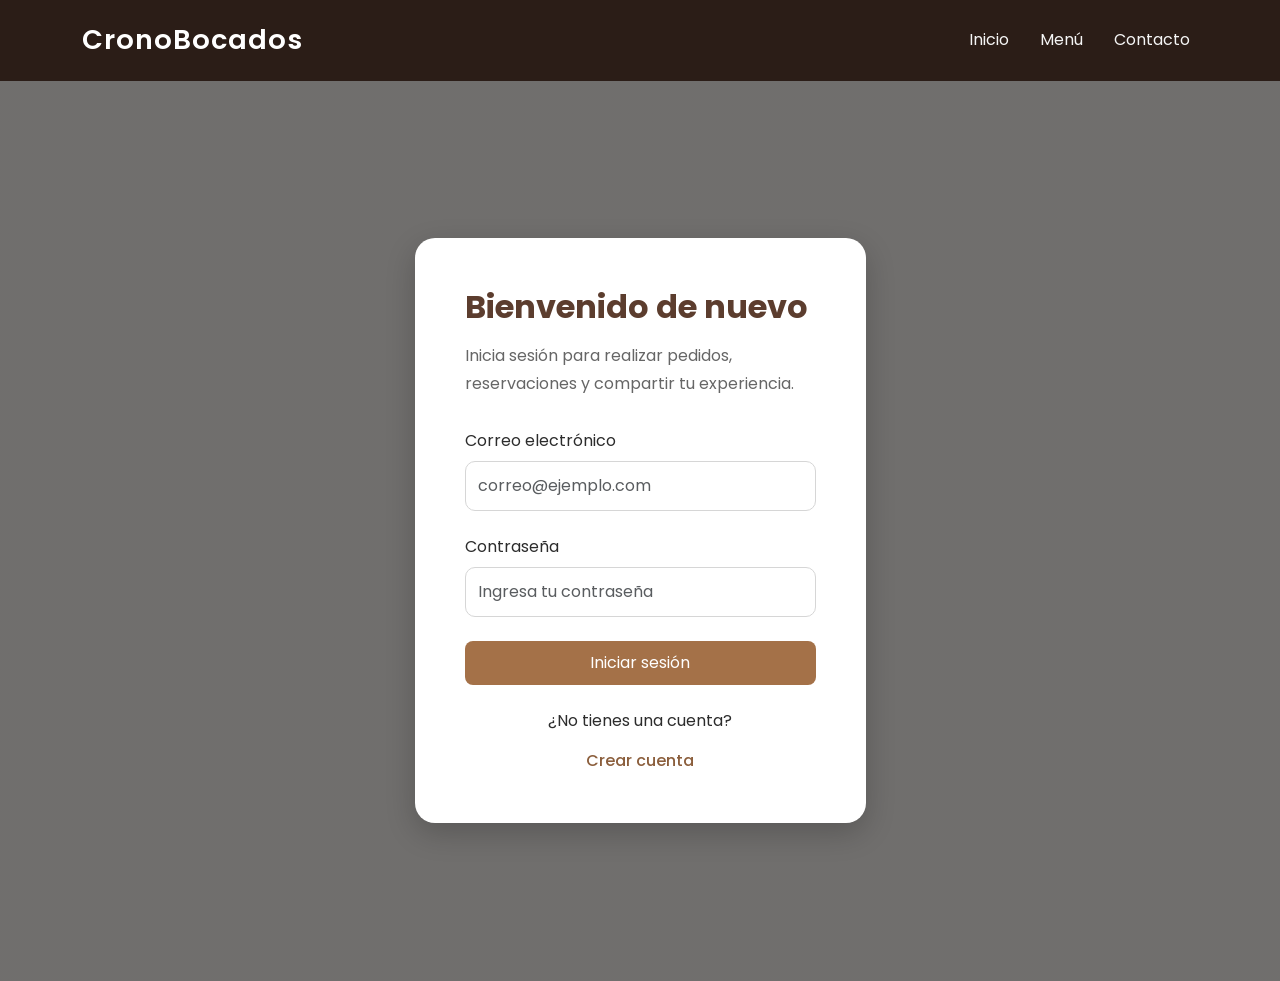
<file: pedidos.html>
<!DOCTYPE html>
<html lang="es">

<head>

    <meta charset="UTF-8">

    <meta name="viewport" content="width=device-width, initial-scale=1.0">

    <title>Pedidos | CronoBocados</title>

    <link href="https://cdn.jsdelivr.net/npm/bootstrap@5.3.3/dist/css/bootstrap.min.css" rel="stylesheet">

    <link rel="preconnect" href="https://fonts.googleapis.com">

    <link href="https://fonts.googleapis.com/css2?family=Poppins:wght@300;400;500;600;700&display=swap"
        rel="stylesheet">

    <link rel="stylesheet" href="css/styles.css">

</head>

<body>

<!-- NAVBAR -->

<nav class="navbar navbar-expand-lg navbar-dark custom-navbar">

    <div class="container">

        <a class="navbar-brand fw-semibold" href="dashboard.html">
            CronoBocados
        </a>

        <button class="navbar-toggler" type="button" data-bs-toggle="collapse" data-bs-target="#navbarNav">

            <span class="navbar-toggler-icon"></span>

        </button>

        <div class="collapse navbar-collapse" id="navbarNav">

            <ul class="navbar-nav ms-auto">

                <li class="nav-item">
                    <a class="nav-link" href="dashboard.html">Inicio</a>
                </li>

                <li class="nav-item">
                    <a class="nav-link" href="menu_usuario.html">Menú</a>
                </li>

                <li class="nav-item">
                    <a class="nav-link" href="reservaciones.html">Reservaciones</a>
                </li>

                <li class="nav-item">
                    <a class="nav-link active" href="pedidos.html">Pedidos</a>
                </li>

                <li class="nav-item">
                    <a class="nav-link" href="resenas.html">Reseñas</a>
                </li>

                <li class="nav-item ms-3">
                    <a class="btn btn-outline-light" href="index.html">Cerrar sesión</a>
                </li>

            </ul>

        </div>

    </div>

</nav>

<!-- HEADER -->

<section class="menu-header">

    <div class="container text-center">

        <h1>Pedidos</h1>

        <p>Consulta el estado de tus pedidos en CronoBocados.</p>

    </div>

</section>

<!-- CONTENIDO -->

<section class="menu-section">

    <div class="container">

        <!-- CONTENEDOR DE PEDIDOS -->

        <div id="pedidosContainer">

            <!-- SI NO HAY PEDIDOS -->
            <p id="sinPedidos" class="text-muted">
                No tienes pedidos registrados en este momento.
            </p>

            <!-- AQUÍ SE INSERTAN PEDIDOS DESDE BACKEND -->
            <div id="listaPedidos"></div>

        </div>

    </div>

</section>

<!-- TEMPLATE (ESTRUCTURA DE UN PEDIDO) -->

<template id="pedidoTemplate">

    <div class="menu-card p-4 mb-3">

        <div class="d-flex justify-content-between align-items-center">

            <h4>Pedido #<span class="pedido-id"></span></h4>

            <span class="badge bg-warning text-dark pedido-estado"></span>

        </div>

        <hr>

        <p><strong>Fecha:</strong> <span class="pedido-fecha"></span></p>

        <p><strong>Total:</strong> $<span class="pedido-total"></span></p>

        <p><strong>Productos:</strong></p>

        <ul class="pedido-productos"></ul>

    </div>

</template>
<script src="https://cdn.jsdelivr.net/npm/bootstrap@5.3.3/dist/js/bootstrap.bundle.min.js"></script>

<script src="js/pedidos.js"></script>

</body>

</html>
</file>
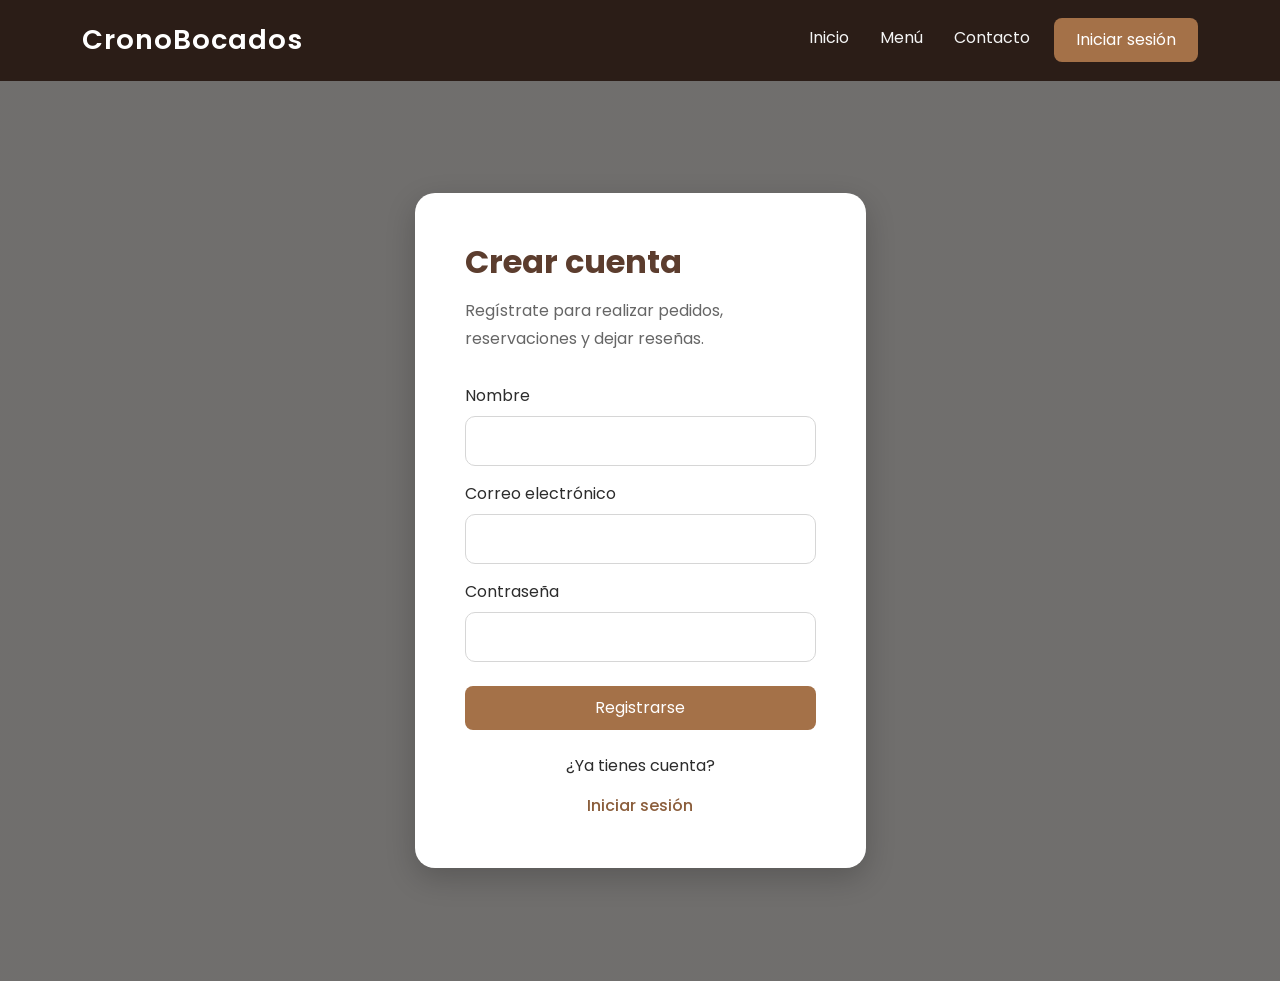
<file: registro.html>
<!DOCTYPE html>
<html lang="es">

<head>

    <meta charset="UTF-8">

    <meta name="viewport" content="width=device-width, initial-scale=1.0">

    <title>Registro | CronoBocados</title>
    <link href="https://cdn.jsdelivr.net/npm/bootstrap@5.3.3/dist/css/bootstrap.min.css" rel="stylesheet">
    <link rel="preconnect" href="https://fonts.googleapis.com">

    <link href="https://fonts.googleapis.com/css2?family=Poppins:wght@300;400;500;600;700&display=swap"
        rel="stylesheet">
    <link rel="stylesheet" href="css/styles.css">

</head>

<body>

    <!-- NAVBAR -->

    <nav class="navbar navbar-expand-lg navbar-dark custom-navbar">

        <div class="container">

            <a class="navbar-brand fw-semibold" href="index.html">

                CronoBocados

            </a>

            <button class="navbar-toggler" type="button" data-bs-toggle="collapse" data-bs-target="#navbarNav">

                <span class="navbar-toggler-icon"></span>

            </button>

            <div class="collapse navbar-collapse" id="navbarNav">

                <ul class="navbar-nav ms-auto">

                    <li class="nav-item">

                        <a class="nav-link" href="index.html">

                            Inicio

                        </a>

                    </li>

                    <li class="nav-item">

                        <a class="nav-link active" href="menu.html">

                            Menú

                        </a>

                    </li>

                    <li class="nav-item">

                        <a class="nav-link" href="contacto.html">

                            Contacto

                        </a>

                    </li>

                    <li class="nav-item">

                        <a class="btn btn-custom ms-3" href="login.html">

                            Iniciar sesión

                        </a>

                    </li>

                </ul>

            </div>

        </div>

    </nav>

    <!-- REGISTRO -->

    <section class="login-section">

        <div class="container">

            <div class="row justify-content-center">

                <div class="col-lg-5">

                    <div class="login-card">

                        <h2>
                            Crear cuenta
                        </h2>

                        <p class="login-text">

                            Regístrate para realizar pedidos,
                            reservaciones y dejar reseñas.

                        </p>

                        <form id="registroForm">

                            <div class="mb-3">

                                <label class="form-label">
                                    Nombre
                                </label>

                                <input type="text" id="registroNombre" class="form-control custom-input" required>

                            </div>

                            <div class="mb-3">

                                <label class="form-label">
                                    Correo electrónico
                                </label>

                                <input type="email" id="registroCorreo" class="form-control custom-input" required>

                            </div>

                            <div class="mb-4">

                                <label class="form-label">
                                    Contraseña
                                </label>

                                <input type="password" id="registroPassword" class="form-control custom-input" required>

                            </div>

                            <button type="submit" class="btn btn-custom w-100">

                                Registrarse

                            </button>

                        </form>

                        <div class="text-center mt-4">

                            <p>
                                ¿Ya tienes cuenta?
                            </p>

                            <a href="login.html" class="register-link">

                                Iniciar sesión

                            </a>

                        </div>

                    </div>

                </div>

            </div>

        </div>

    </section>

    <script src="js/app.js"></script>

</body>

</html>
</file>
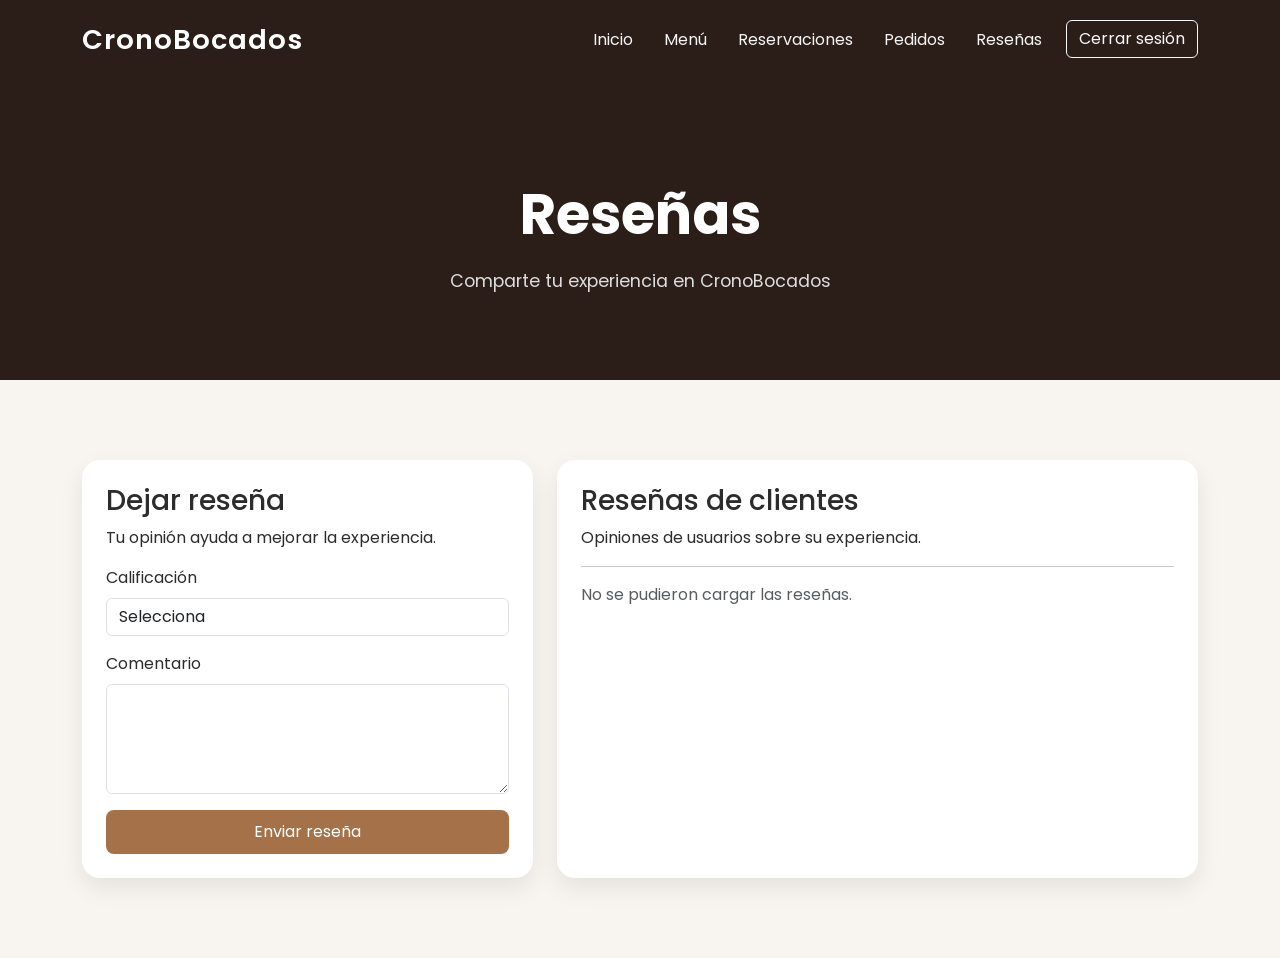
<file: resenas.html>
<!DOCTYPE html>
<html lang="es">

<head>

    <meta charset="UTF-8">

    <meta name="viewport" content="width=device-width, initial-scale=1.0">

    <title>Reseñas | CronoBocados</title>

    <link href="https://cdn.jsdelivr.net/npm/bootstrap@5.3.3/dist/css/bootstrap.min.css" rel="stylesheet">

    <link rel="preconnect" href="https://fonts.googleapis.com">

    <link href="https://fonts.googleapis.com/css2?family=Poppins:wght@300;400;500;600;700&display=swap"
        rel="stylesheet">

    <link rel="stylesheet" href="css/styles.css">

</head>

<body>

    <!-- NAVBAR -->

    <nav class="navbar navbar-expand-lg navbar-dark custom-navbar">

        <div class="container">

            <a class="navbar-brand fw-semibold" href="dashboard.html">CronoBocados</a>

            <button class="navbar-toggler" type="button" data-bs-toggle="collapse" data-bs-target="#navbarNav">
                <span class="navbar-toggler-icon"></span>
            </button>

            <div class="collapse navbar-collapse" id="navbarNav">

                <ul class="navbar-nav ms-auto">

                    <li class="nav-item"><a class="nav-link" href="dashboard.html">Inicio</a></li>
                    <li class="nav-item"><a class="nav-link" href="menu_usuario.html">Menú</a></li>
                    <li class="nav-item"><a class="nav-link" href="reservaciones.html">Reservaciones</a></li>
                    <li class="nav-item"><a class="nav-link" href="pedidos.html">Pedidos</a></li>
                    <li class="nav-item"><a class="nav-link active" href="resenas.html">Reseñas</a></li>

                    <li class="nav-item ms-3">
                        <a class="btn btn-outline-light" href="index.html">Cerrar sesión</a>
                    </li>

                </ul>

            </div>

        </div>

    </nav>

    <!-- HEADER -->

    <section class="menu-header">

        <div class="container text-center">

            <h1>Reseñas</h1>

            <p>Comparte tu experiencia en CronoBocados</p>

        </div>

    </section>

    <!-- CONTENIDO -->

    <section class="menu-section">

        <div class="container">

            <div class="row g-4">

                <!-- FORMULARIO -->

                <div class="col-lg-5">

                    <div class="menu-card p-4">

                        <h3>Dejar reseña</h3>

                        <p>Tu opinión ayuda a mejorar la experiencia.</p>

                        <form id="formResena">

                            <div class="mb-3">

                                <label class="form-label">Calificación</label>

                                <select class="form-control" name="rating" required>
                                    <option value="">Selecciona</option>
                                    <option value="1">1 estrella</option>
                                    <option value="2">2 estrellas</option>
                                    <option value="3">3 estrellas</option>
                                    <option value="4">4 estrellas</option>
                                    <option value="5">5 estrellas</option>
                                </select>

                            </div>

                            <div class="mb-3">

                                <label class="form-label">Comentario</label>

                                <textarea class="form-control" name="comentario" rows="4" required></textarea>

                            </div>

                            <button class="btn btn-custom w-100">Enviar reseña</button>

                        </form>

                    </div>

                </div>

                <!-- LISTA -->

                <div class="col-lg-7">

                    <div class="menu-card p-4">

                        <h3>Reseñas de clientes</h3>

                        <p>Opiniones de usuarios sobre su experiencia.</p>

                        <hr>

                        <div id="sinResenas" class="text-muted">
                            Aún no hay reseñas disponibles.
                        </div>

                        <div id="listaResenas"></div>

                    </div>

                </div>

            </div>

        </div>

    </section>

    <!-- TEMPLATE -->

    <template id="resenaTemplate">

        <div class="menu-card p-3 mb-3">

            <div class="d-flex justify-content-between">

                <strong>Usuario</strong>

                <span class="resena-rating"></span>

            </div>

            <p class="resena-comentario mt-2"></p>

        </div>

    </template>

    <script src="https://cdn.jsdelivr.net/npm/bootstrap@5.3.3/dist/js/bootstrap.bundle.min.js"></script>

    <script src="js/resenas.js"></script>

</body>

</html>
</file>
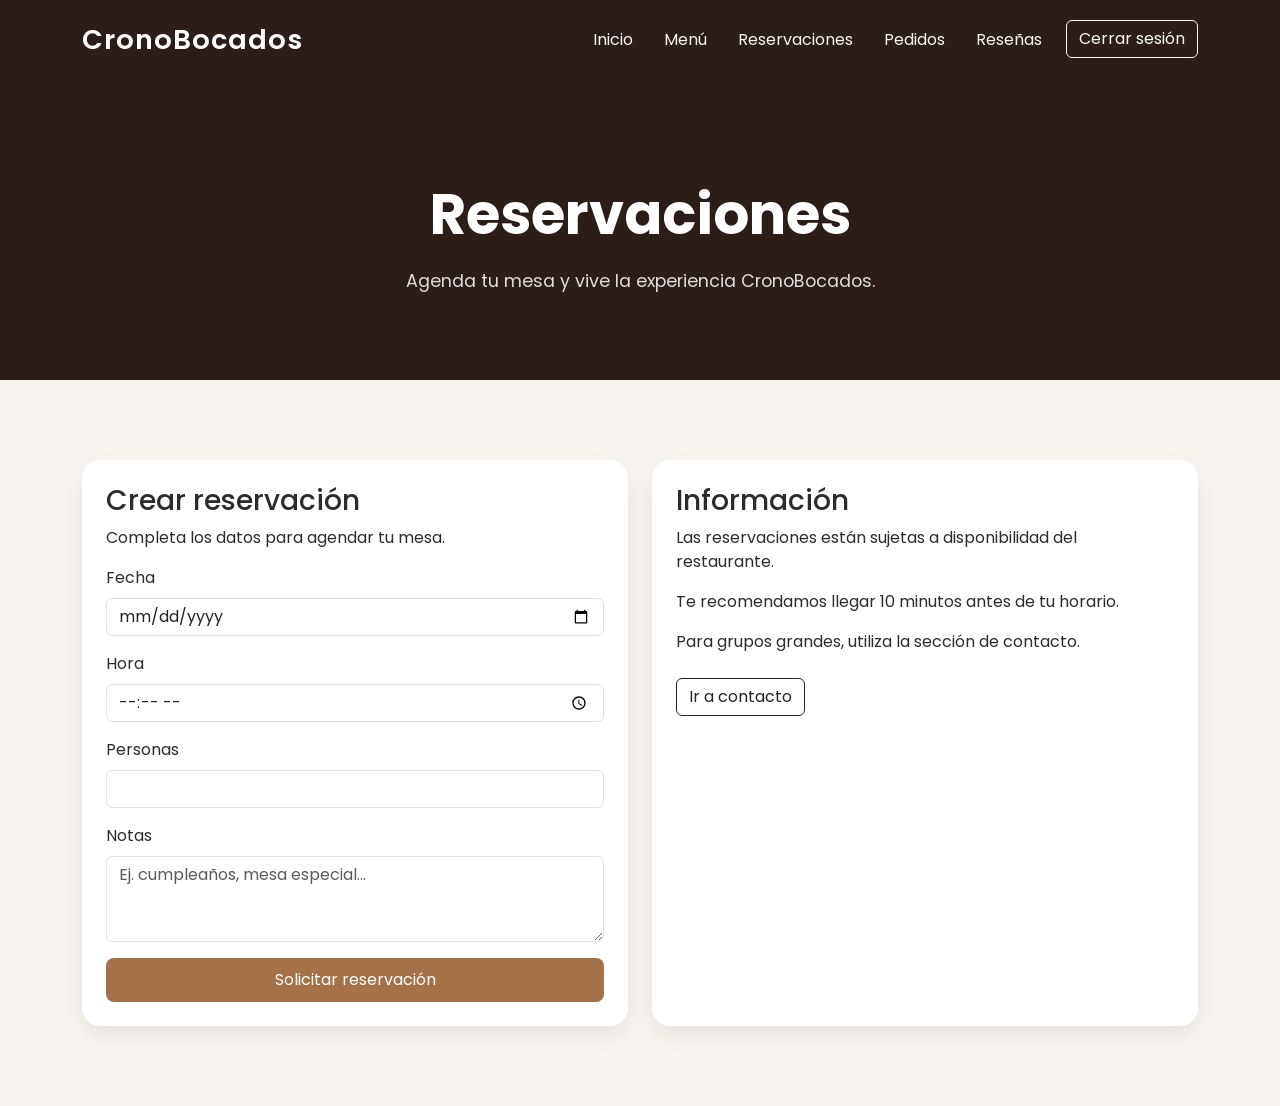
<file: reservaciones.html>
<!DOCTYPE html>
<html lang="es">

<head>

    <meta charset="UTF-8">

    <meta name="viewport" content="width=device-width, initial-scale=1.0">

    <title>Reservaciones | CronoBocados</title>

    <link href="https://cdn.jsdelivr.net/npm/bootstrap@5.3.3/dist/css/bootstrap.min.css" rel="stylesheet">

    <link rel="preconnect" href="https://fonts.googleapis.com">

    <link href="https://fonts.googleapis.com/css2?family=Poppins:wght@300;400;500;600;700&display=swap"
        rel="stylesheet">

    <link rel="stylesheet" href="css/styles.css">

</head>

<body>

    <!-- NAVBAR -->

    <nav class="navbar navbar-expand-lg navbar-dark custom-navbar">

        <div class="container">

            <a class="navbar-brand fw-semibold" href="dashboard.html">
                CronoBocados
            </a>

            <button class="navbar-toggler" type="button" data-bs-toggle="collapse" data-bs-target="#navbarNav">

                <span class="navbar-toggler-icon"></span>

            </button>

            <div class="collapse navbar-collapse" id="navbarNav">

                <ul class="navbar-nav ms-auto">

                    <li class="nav-item">
                        <a class="nav-link" href="dashboard.html">Inicio</a>
                    </li>

                    <li class="nav-item">
                        <a class="nav-link" href="menu_usuario.html">Menú</a>
                    </li>

                    <li class="nav-item">
                        <a class="nav-link active" href="reservaciones.html">Reservaciones</a>
                    </li>

                    <li class="nav-item">
                        <a class="nav-link" href="pedidos.html">Pedidos</a>
                    </li>

                    <li class="nav-item">
                        <a class="nav-link" href="resenas.html">Reseñas</a>
                    </li>

                    <li class="nav-item ms-3">
                        <a class="btn btn-outline-light" href="index.html">Cerrar sesión</a>
                    </li>

                </ul>

            </div>

        </div>

    </nav>

    <!-- HEADER -->

    <section class="menu-header">

        <div class="container text-center">

            <h1>Reservaciones</h1>

            <p>Agenda tu mesa y vive la experiencia CronoBocados.</p>

        </div>

    </section>

    <!-- CONTENIDO -->

    <section class="menu-section">

        <div class="container">

            <div class="row g-4">

                <!-- FORMULARIO -->

                <div class="col-lg-6">

                    <div class="menu-card p-4">

                        <h3>Crear reservación</h3>

                        <p>Completa los datos para agendar tu mesa.</p>

                        <form id="formReservacion">

                            <div class="mb-3">

                                <label class="form-label">Fecha</label>

                                <input type="date" class="form-control" required>

                            </div>

                            <div class="mb-3">

                                <label class="form-label">Hora</label>

                                <input type="time" class="form-control" required>

                            </div>

                            <div class="mb-3">

                                <label class="form-label">Personas</label>

                                <input type="number" class="form-control" min="1" required>

                            </div>

                            <div class="mb-3">

                                <label class="form-label">Notas</label>

                                <textarea class="form-control" rows="3"
                                    placeholder="Ej. cumpleaños, mesa especial..."></textarea>

                            </div>

                            <button type="submit" class="btn btn-custom w-100">
                                Solicitar reservación
                            </button>

                        </form>

                    </div>

                </div>

                <!-- INFO -->

                <div class="col-lg-6">

                    <div class="menu-card p-4">

                        <h3>Información</h3>

                        <p>
                            Las reservaciones están sujetas a disponibilidad del restaurante.
                        </p>

                        <p>
                            Te recomendamos llegar 10 minutos antes de tu horario.
                        </p>

                        <p>
                            Para grupos grandes, utiliza la sección de contacto.
                        </p>

                        <a href="contacto.html" class="btn btn-outline-dark mt-2">
                            Ir a contacto
                        </a>

                    </div>

                </div>

            </div>

        </div>

    </section>

    <script src="https://cdn.jsdelivr.net/npm/bootstrap@5.3.3/dist/js/bootstrap.bundle.min.js"></script>
    <script src="js/reservaciones.js"></script>
</body>

</html>
</file>
<file: css/styles.css>
body {
    font-family: 'Poppins', sans-serif;
    background-color: #f8f5f1;
    color: #2c2c2c;
}

/* NAVBAR */

.custom-navbar {
    background-color: #2b1d17;
    padding: 15px 0;
}

.navbar-brand {
    font-size: 1.7rem;
    letter-spacing: 1px;
}

.nav-link {
    color: #f5f5f5 !important;
    margin-left: 15px;
    transition: 0.3s;
}

.nav-link:hover {
    color: #d4a373 !important;
}

/* BOTONES */

.btn-custom {
    background-color: #a47148;
    color: white;
    border: none;
    padding: 10px 22px;
    border-radius: 8px;
    transition: 0.3s;
}

.btn-custom:hover {
    background-color: #8b5e3c;
    color: white;
}

/* HERO */

.hero-section {
    position: relative;
    height: 90vh;

    background-image: url(/img/fondores.avif);

    background-size: cover;
    background-position: center;

    display: flex;
    align-items: center;
    justify-content: center;
}

.overlay {
    position: absolute;
    inset: 0;
    background-color: rgba(0, 0, 0, 0.55);
}

.hero-content {
    position: relative;
    z-index: 2;
    text-align: center;
    color: white;
    max-width: 800px;
}

.hero-content h1 {
    font-size: 4rem;
    font-weight: 700;
    margin-bottom: 20px;
}

.hero-content p {
    font-size: 1.2rem;
    line-height: 1.8;
    margin-bottom: 35px;
}

.hero-buttons {
    display: flex;
    justify-content: center;
    gap: 15px;
}

/* ABOUT */

.about-section {
    padding: 90px 0;
}

.about-section h2 {
    font-size: 2.5rem;
    margin-bottom: 25px;
    color: #5c3d2e;
}

.about-section p {
    font-size: 1.05rem;
    line-height: 1.9;
}

.about-image {
    border-radius: 18px;
    box-shadow: 0 10px 30px rgba(0, 0, 0, 0.15);
}

/* FOOTER */

.footer {
    background-color: #2b1d17;
    color: white;
    padding: 20px 0;
}

/* LOGIN */

.login-section {

    min-height: 100vh;

    background:
        linear-gradient(rgba(0, 0, 0, 0.55),
            rgba(0, 0, 0, 0.55)),

        url('https://images.unsplash.com/photo-1517248135467-4c7edcad34c4?q=80&w=1200&auto=format&fit=crop');

    background-size: cover;
    background-position: center;

    display: flex;
    align-items: center;
}

.login-card {

    background-color: white;

    padding: 50px;

    border-radius: 20px;

    box-shadow: 0 10px 30px rgba(0, 0, 0, 0.2);
}

.login-card h2 {

    color: #5c3d2e;

    font-weight: 700;

    margin-bottom: 15px;
}

.login-text {

    color: #666;

    margin-bottom: 30px;

    line-height: 1.8;
}

.custom-input {

    border-radius: 10px;

    padding: 12px;

    border: 1px solid #d6d6d6;
}

.custom-input:focus {

    border-color: #a47148;

    box-shadow: 0 0 0 0.2rem rgba(164, 113, 72, 0.2);
}
/* LOGIN */

.login-section {

    min-height: 100vh;

    background:
        linear-gradient(rgba(0,0,0,0.55),
        rgba(0,0,0,0.55)),

        url('https://images.unsplash.com/photo-1517248135467-4c7edcad34c4?q=80&w=1200&auto=format&fit=crop');

    background-size: cover;

    background-position: center;

    display: flex;

    align-items: center;
}

.login-card {

    background-color: white;

    padding: 50px;

    border-radius: 20px;

    box-shadow: 0 10px 30px rgba(0,0,0,0.2);
}

.login-card h2 {

    color: #5c3d2e;

    font-weight: 700;

    margin-bottom: 15px;
}

.login-text {

    color: #666;

    line-height: 1.8;

    margin-bottom: 30px;
}

.custom-input {

    border-radius: 10px;

    padding: 12px;

    border: 1px solid #d6d6d6;
}

.custom-input:focus {

    border-color: #a47148;

    box-shadow: 0 0 0 0.2rem rgba(164,113,72,0.2);
}

.register-link {

    color: #8b5e3c;

    text-decoration: none;

    font-weight: 500;
}

.register-link:hover {

    color: #5c3d2e;
}
/* MENU */

.menu-header {

    background-color: #2b1d17;

    color: white;

    padding: 100px 0 70px;
}

.menu-header h1 {

    font-size: 3.5rem;

    font-weight: 700;

    margin-bottom: 20px;
}

.menu-header p {

    font-size: 1.1rem;

    color: #ddd;
}

.menu-section {

    background-color: #f8f5f1;

    padding: 80px 0;
}

.category-title {

    color: #5c3d2e;

    font-size: 2rem;

    margin-bottom: 35px;

    font-weight: 700;
}

.menu-card {

    background-color: white;

    border-radius: 18px;

    overflow: hidden;

    box-shadow: 0 10px 25px rgba(0,0,0,0.08);

    transition: 0.3s;

    height: 100%;
}

.menu-card:hover {

    transform: translateY(-5px);
}

.menu-img {

    width: 100%;

    height: 250px;

    object-fit: cover;
}

.menu-content {

    padding: 25px;
}

.menu-content h3 {

    color: #5c3d2e;

    margin-bottom: 15px;
}

.menu-content p {

    color: #666;

    line-height: 1.8;
}

.menu-footer {

    display: flex;

    justify-content: space-between;

    align-items: center;

    margin-top: 25px;
}

.price {

    font-size: 1.3rem;

    font-weight: 700;

    color: #8b5e3c;
}
/* CTA */

.cta-section {

    background-color: #efe6dc;

    padding: 80px 0;
}

.cta-section h2 {

    color: #5c3d2e;

    font-size: 2.5rem;

    font-weight: 700;

    margin-bottom: 20px;
}

.cta-section p {

    color: #666;

    font-size: 1.1rem;

    margin-bottom: 30px;
}
</file>
